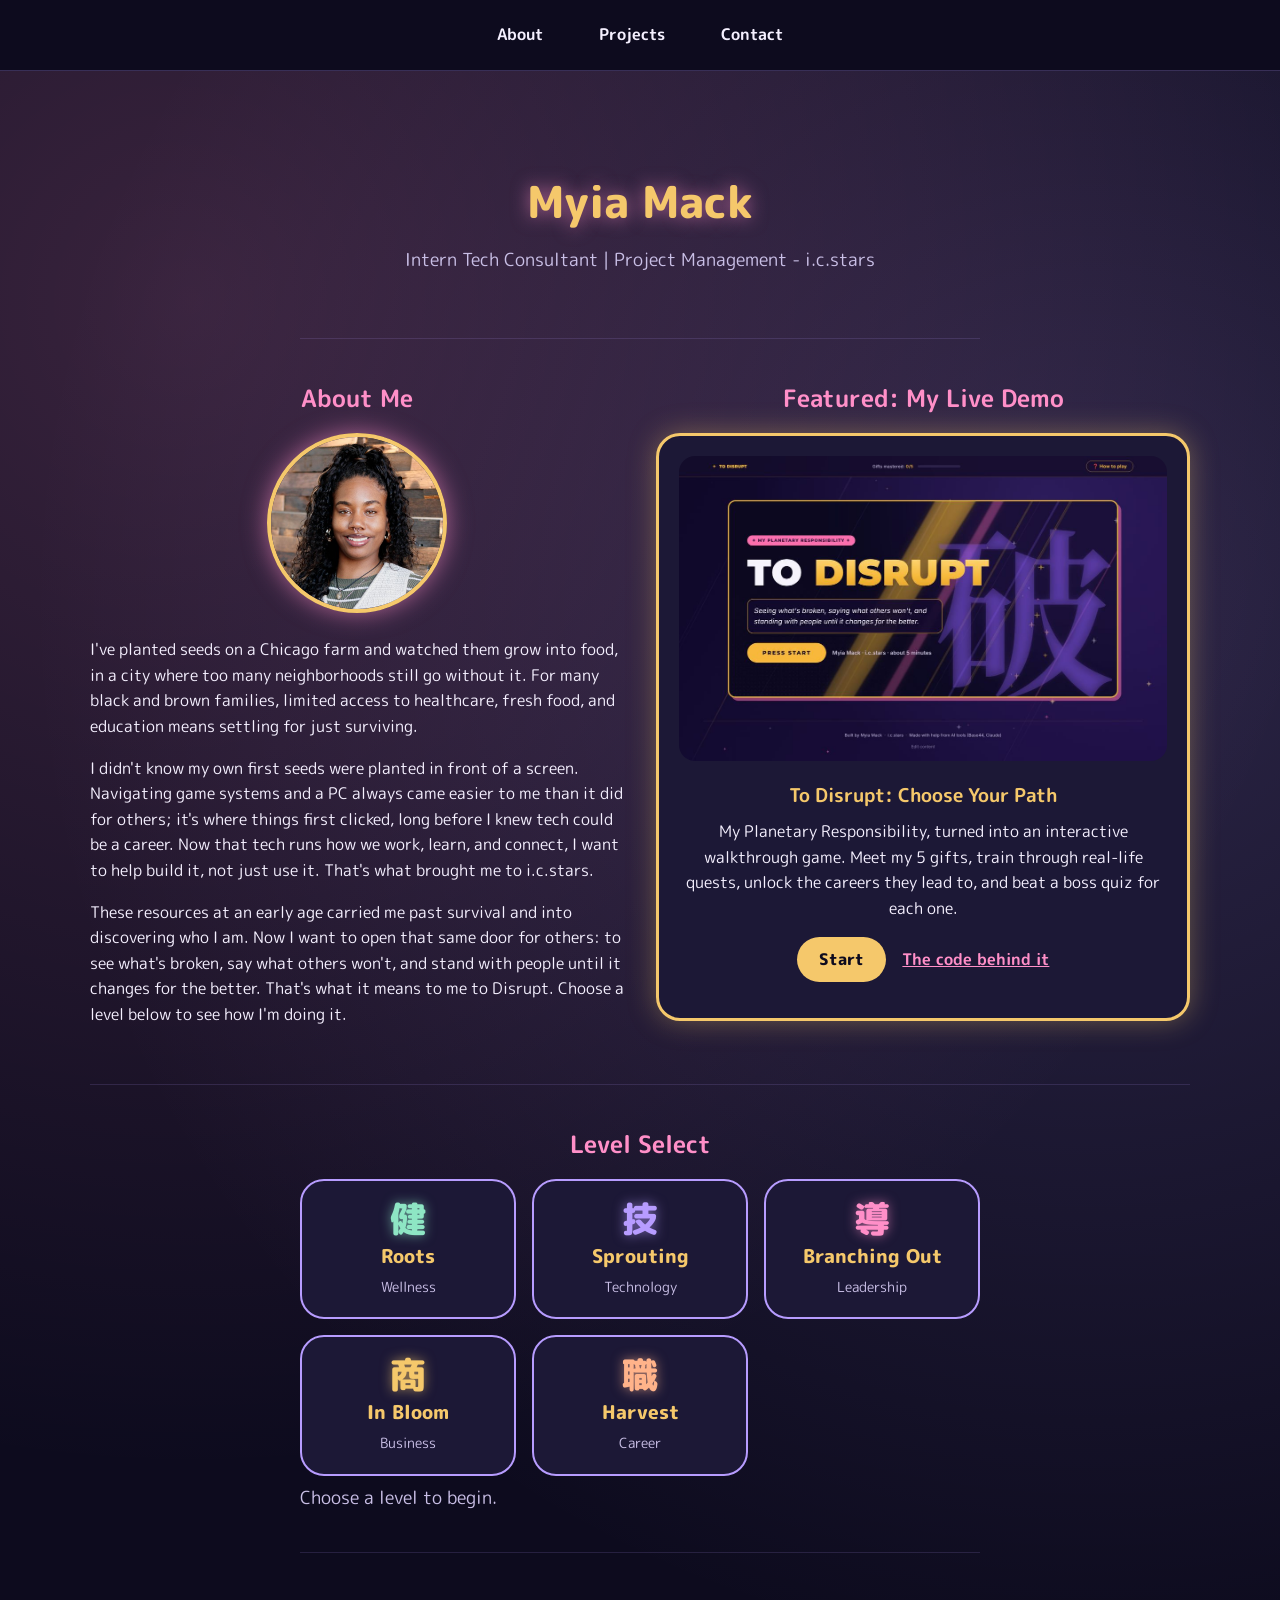
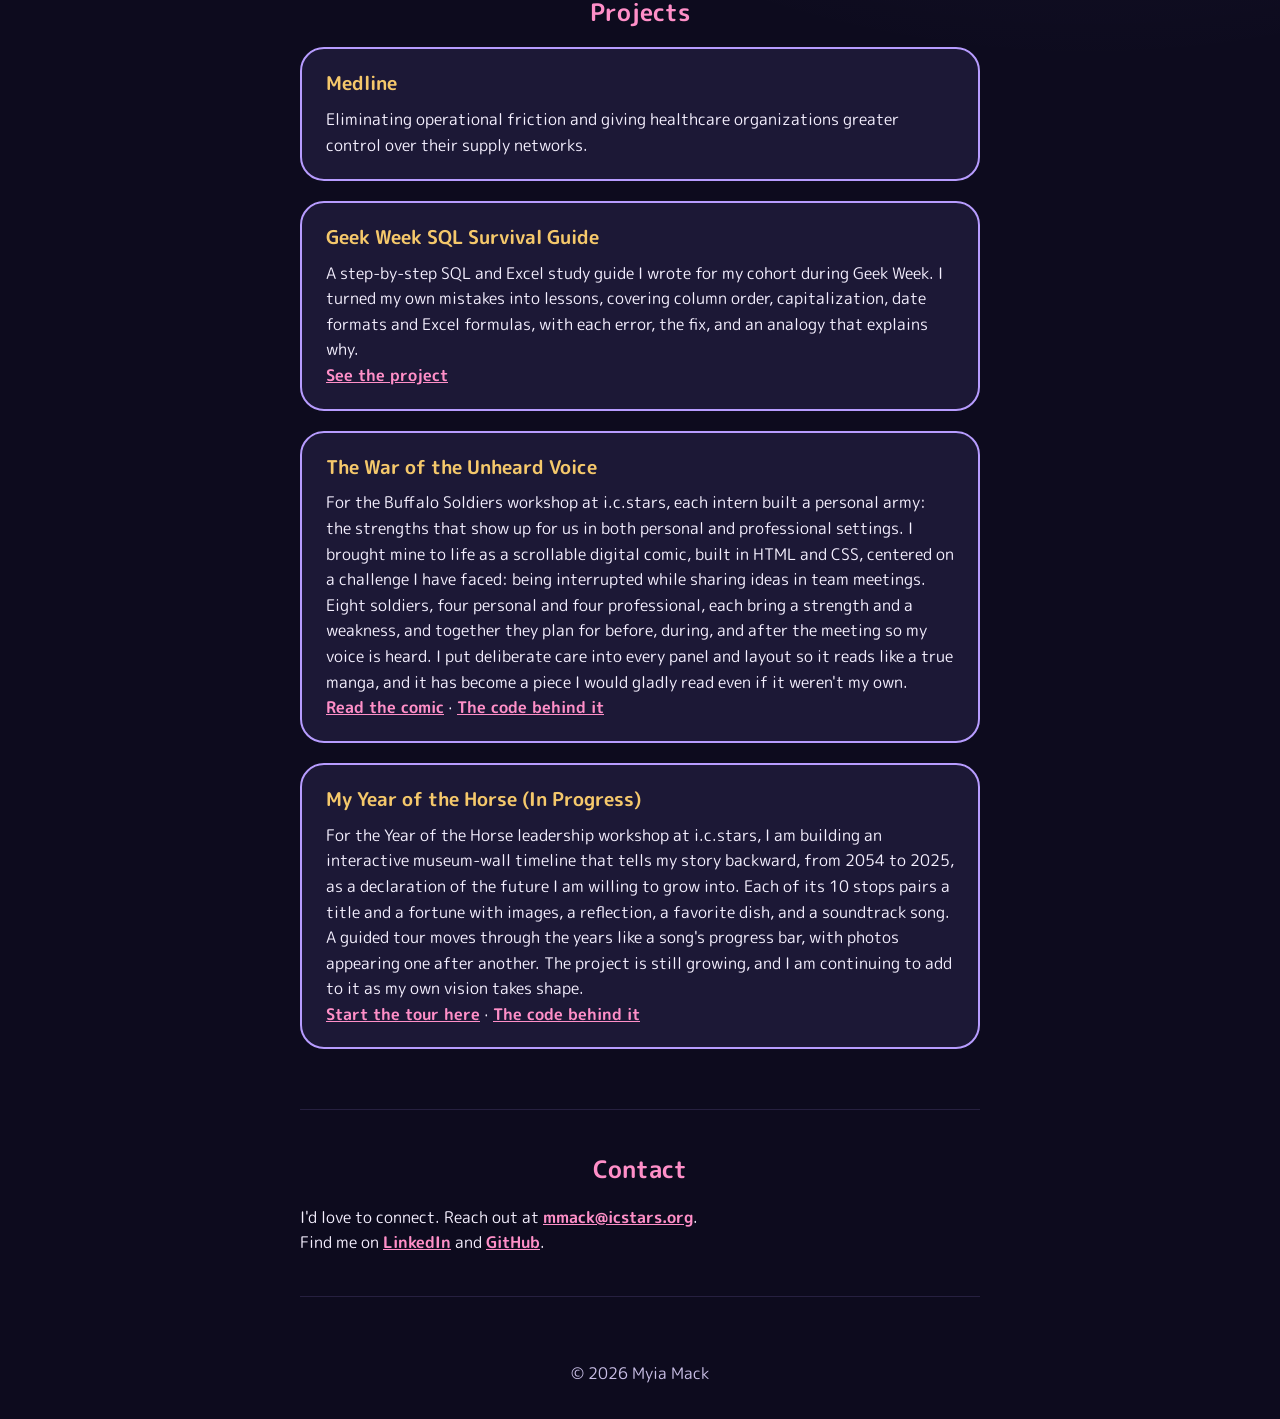
<file: index.html>
<!DOCTYPE html>
<html lang="en">
<head>
	<meta charset="UTF-8">
	<meta name="viewport" content="width=device-width, initial-scale=1.0">
	<title>Myia Mack | Portfolio</title>
	<link href="https://fonts.googleapis.com/css2?family=M+PLUS+Rounded+1c:wght@400;700;800&display=swap" rel="stylesheet">
	<link rel="stylesheet" href="style.css">
</head>
<body>
	<header>
		<nav aria-label="Main navigation">
			<a href="#about">About</a>
			<a href="#projects">Projects</a>
			<a href="#contact">Contact</a>
		</nav>
	</header>

	<main>
		<section id="hero">
			<h1>Myia Mack</h1>
			<p class="tagline">Intern Tech Consultant | Project Management - i.c.stars</p>
		</section>

		<section id="about" class="split">
			<div class="about-col">
				<h2>About Me</h2>
				<img src="images/profile-pic.jpg" alt="Photo of Myia Mack" class="profile-pic">
				<p>I've planted seeds on a Chicago farm and watched them grow into food, in a city where too many neighborhoods still go without it. For many black and brown families, limited access to healthcare, fresh food, and education means settling for just surviving.</p>
				<p>I didn't know my own first seeds were planted in front of a screen. Navigating game systems and a PC always came easier to me than it did for others; it's where things first clicked, long before I knew tech could be a career. Now that tech runs how we work, learn, and connect, I want to help build it, not just use it. That's what brought me to i.c.stars.</p>
				<p>These resources at an early age carried me past survival and into discovering who I am. Now I want to open that same door for others: to see what's broken, say what others won't, and stand with people until it changes for the better. That's what it means to me to Disrupt. Choose a level below to see how I'm doing it.</p>
			</div>

			<div class="featured-col" id="featured">
				<h2>Featured: My Live Demo</h2>
				<article class="featured-card">
					<a href="https://myiamack.github.io/to_disrupt_demo/" class="featured-img">
						<img src="images/to-disrupt-title.jpg" alt="Title screen of To Disrupt, with a Press Start button">
					</a>
					<div class="featured-text">
						<h3>To Disrupt: Choose Your Path</h3>
						<p>My Planetary Responsibility, turned into an interactive walkthrough game. Meet my 5 gifts, train through real-life quests, unlock the careers they lead to, and beat a boss quiz for each one.</p>
						<p class="featured-buttons">
							<a href="https://myiamack.github.io/to_disrupt_demo/" class="btn-play">Start</a>
							<a href="https://github.com/myiamack/to_disrupt_demo">The code behind it</a>
						</p>
					</div>
				</article>
			</div>
		</section>

		<section id="levels">
			<h2>Level Select</h2>
			<div class="level-grid">
				<a href="wellness.html" class="level-tile roots" data-info="Wellness: what keeps me grounded">
					<span class="tile-icon" aria-hidden="true">健</span>
					<span class="tile-title">Roots</span>
					<span class="tile-sub">Wellness</span>
				</a>
				<a href="technology.html" class="level-tile sprouting" data-info="Technology: from player to builder">
					<span class="tile-icon" aria-hidden="true">技</span>
					<span class="tile-title">Sprouting</span>
					<span class="tile-sub">Technology</span>
				</a>
				<a href="leadership.html" class="level-tile branching" data-info="Leadership: guiding others to grow">
					<span class="tile-icon" aria-hidden="true">導</span>
					<span class="tile-title">Branching Out</span>
					<span class="tile-sub">Leadership</span>
				</a>
				<a href="business.html" class="level-tile bloom" data-info="Business: turning problems into solutions">
					<span class="tile-icon" aria-hidden="true">商</span>
					<span class="tile-title">In Bloom</span>
					<span class="tile-sub">Business</span>
				</a>
				<a href="career.html" class="level-tile harvest" data-info="Career: where it all comes together">
					<span class="tile-icon" aria-hidden="true">職</span>
					<span class="tile-title">Harvest</span>
					<span class="tile-sub">Career</span>
				</a>
			</div>
			<p id="level-info" class="tagline">Choose a level to begin.</p>
		</section>

		<section id="projects">
			<h2>Projects</h2>
			<article class="project">
				<h3>Medline</h3>
				<p>Eliminating operational friction and giving healthcare organizations greater control over their supply networks.  </p>
			</article>
			<article class="project">
				<h3>Geek Week SQL Survival Guide</h3>
				<p>A step-by-step SQL and Excel study guide I wrote for my cohort during Geek Week. I turned my own mistakes into lessons, covering column order, capitalization, date formats and Excel formulas, with each error, the fix, and an analogy that explains why.</p>
				<p><a href="geek-week.html">See the project</a></p> 
			</article>
			<article class="project">
				<h3>The War of the Unheard Voice</h3>
				<p>For the Buffalo Soldiers workshop at i.c.stars, each intern built a personal army: the strengths that show up for us in both personal and professional settings. I brought mine to life as a scrollable digital comic, built in HTML and CSS, centered on a challenge I have faced: being interrupted while sharing ideas in team meetings. Eight soldiers, four personal and four professional, each bring a strength and a weakness, and together they plan for before, during, and after the meeting so my voice is heard. I put deliberate care into every panel and layout so it reads like a true manga, and it has become a piece I would gladly read even if it weren't my own.</p>
				<p><a href="https://myiamack.github.io/unheard-voice-comic/">Read the comic</a> &middot; <a href="https://github.com/myiamack/unheard-voice-comic">The code behind it</a></p>
			</article>
			<article class="project">
				<h3>My Year of the Horse (In Progress)</h3>
				<p>For the Year of the Horse leadership workshop at i.c.stars, I am building an interactive museum-wall timeline that tells my story backward, from 2054 to 2025, as a declaration of the future I am willing to grow into. Each of its 10 stops pairs a title and a fortune with images, a reflection, a favorite dish, and a soundtrack song. A guided tour moves through the years like a song's progress bar, with photos appearing one after another. The project is still growing, and I am continuing to add to it as my own vision takes shape.</p>
				<p><a href="https://myiamack.github.io/year_of_the_horse/">Start the tour here</a> &middot; <a href="https://github.com/myiamack/year_of_the_horse">The code behind it</a></p>
			</article>
		</section>

		<section id="contact">
			<h2>Contact</h2>
			<p>I'd love to connect. Reach out at <a href="mailto:mmack@icstars.org">mmack@icstars.org</a>.</p>
			<p>Find me on <a href="https://www.linkedin.com/in/myia-mack">LinkedIn</a> and <a href="https://github.com/myiamack">GitHub</a>.</p>
		</section>
	</main>

	<footer>
		<p>&copy; 2026 Myia Mack</p>
	</footer>
	<script src="script.js"></script>
</body>
</html>
</file>
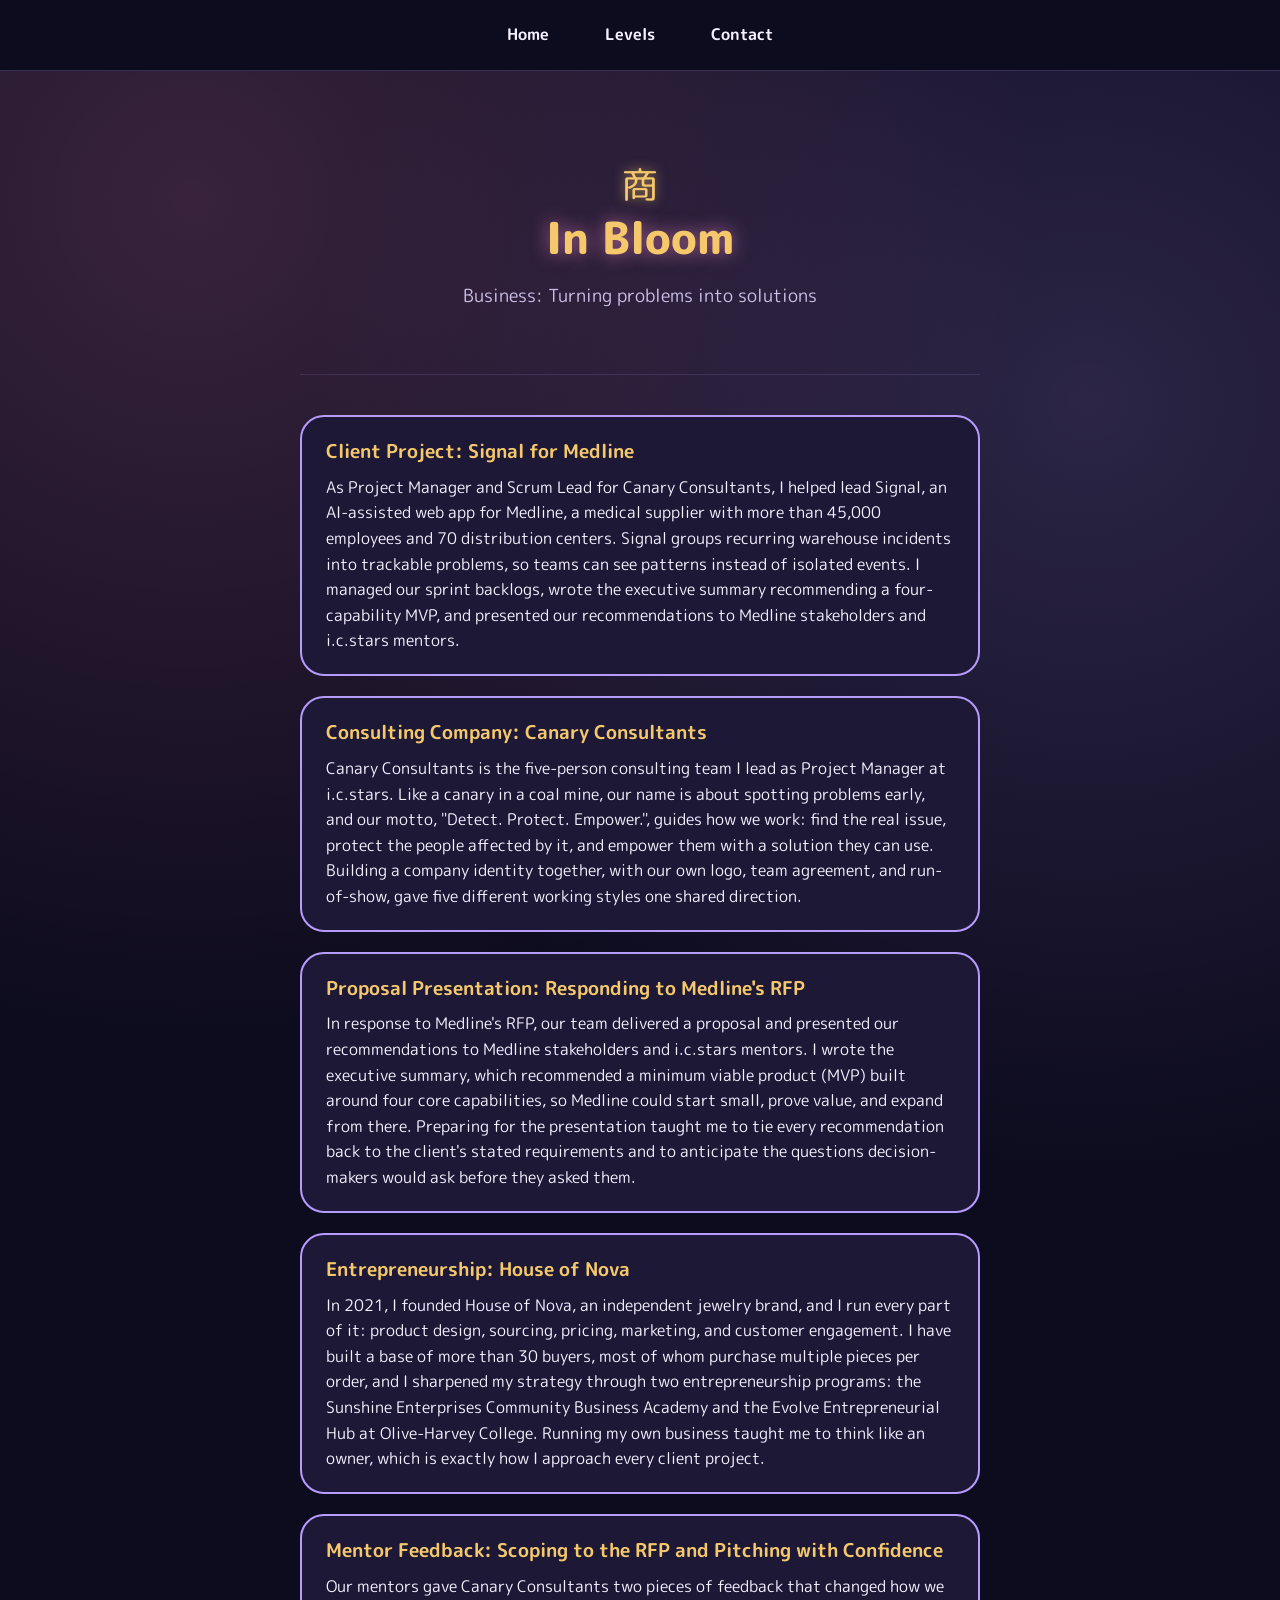
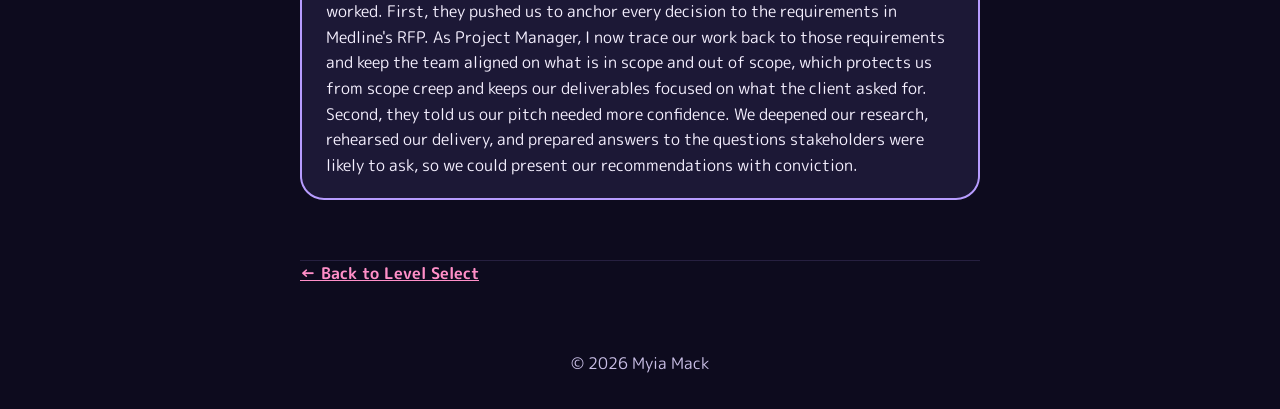
<file: business.html>
<!DOCTYPE html>
<html lang="en">
<head>
	<meta charset="UTF-8">
	<meta name="viewport" content="width=device-width, initial-scale=1.0">
	<title>In Bloom | Myia Mack</title>
	<link href="https://fonts.googleapis.com/css2?family=M+PLUS+Rounded+1c:wght@400;700;800&display=swap" rel="stylesheet">
	<link rel="stylesheet" href="style.css">
</head>
<body>
	<header>
		<nav aria-label="Main navigation">
			<a href="index.html">Home</a>
			<a href="index.html#levels">Levels</a>
			<a href="index.html#contact">Contact</a>
		</nav>
	</header>

	<main>
		<section id="hero">
			<p class="tile-icon bloom" aria-hidden="true">商</p>
			<h1>In Bloom</h1>
			<p class="tagline">Business: Turning problems into solutions</p>
		</section>

		<section>
			<article class="project">
				<h3>Client Project: Signal for Medline</h3>
				<p>As Project Manager and Scrum Lead for Canary Consultants, I helped lead Signal, an AI-assisted web app for Medline, a medical supplier with more than 45,000 employees and 70 distribution centers. Signal groups recurring warehouse incidents into trackable problems, so teams can see patterns instead of isolated events. I managed our sprint backlogs, wrote the executive summary recommending a four-capability MVP, and presented our recommendations to Medline stakeholders and i.c.stars mentors.</p>
			</article>

			<article class="project">
				<h3>Consulting Company: Canary Consultants</h3>
				<p>Canary Consultants is the five-person consulting team I lead as Project Manager at i.c.stars. Like a canary in a coal mine, our name is about spotting problems early, and our motto, "Detect. Protect. Empower.", guides how we work: find the real issue, protect the people affected by it, and empower them with a solution they can use. Building a company identity together, with our own logo, team agreement, and run-of-show, gave five different working styles one shared direction.</p>
			</article>

			<article class="project">
				<h3>Proposal Presentation: Responding to Medline's RFP</h3>
				<p>In response to Medline's RFP, our team delivered a proposal and presented our recommendations to Medline stakeholders and i.c.stars mentors. I wrote the executive summary, which recommended a minimum viable product (MVP) built around four core capabilities, so Medline could start small, prove value, and expand from there. Preparing for the presentation taught me to tie every recommendation back to the client's stated requirements and to anticipate the questions decision-makers would ask before they asked them.</p>
			</article>

			<article class="project">
				<h3>Entrepreneurship: House of Nova</h3>
				<p>In 2021, I founded House of Nova, an independent jewelry brand, and I run every part of it: product design, sourcing, pricing, marketing, and customer engagement. I have built a base of more than 30 buyers, most of whom purchase multiple pieces per order, and I sharpened my strategy through two entrepreneurship programs: the Sunshine Enterprises Community Business Academy and the Evolve Entrepreneurial Hub at Olive-Harvey College. Running my own business taught me to think like an owner, which is exactly how I approach every client project.</p>
			</article>

			<article class="project">
				<h3>Mentor Feedback: Scoping to the RFP and Pitching with Confidence</h3>
				<p>Our mentors gave Canary Consultants two pieces of feedback that changed how we worked. First, they pushed us to anchor every decision to the requirements in Medline's RFP. As Project Manager, I now trace our work back to those requirements and keep the team aligned on what is in scope and out of scope, which protects us from scope creep and keeps our deliverables focused on what the client asked for. Second, they told us our pitch needed more confidence. We deepened our research, rehearsed our delivery, and prepared answers to the questions stakeholders were likely to ask, so we could present our recommendations with conviction.</p>
			</article>
		</section>

		<p class="back-link"><a href="index.html#levels">← Back to Level Select</a></p>
	</main>

	<footer>
		<p>&copy; 2026 Myia Mack</p>
	</footer>
</body>
</html>
</file>
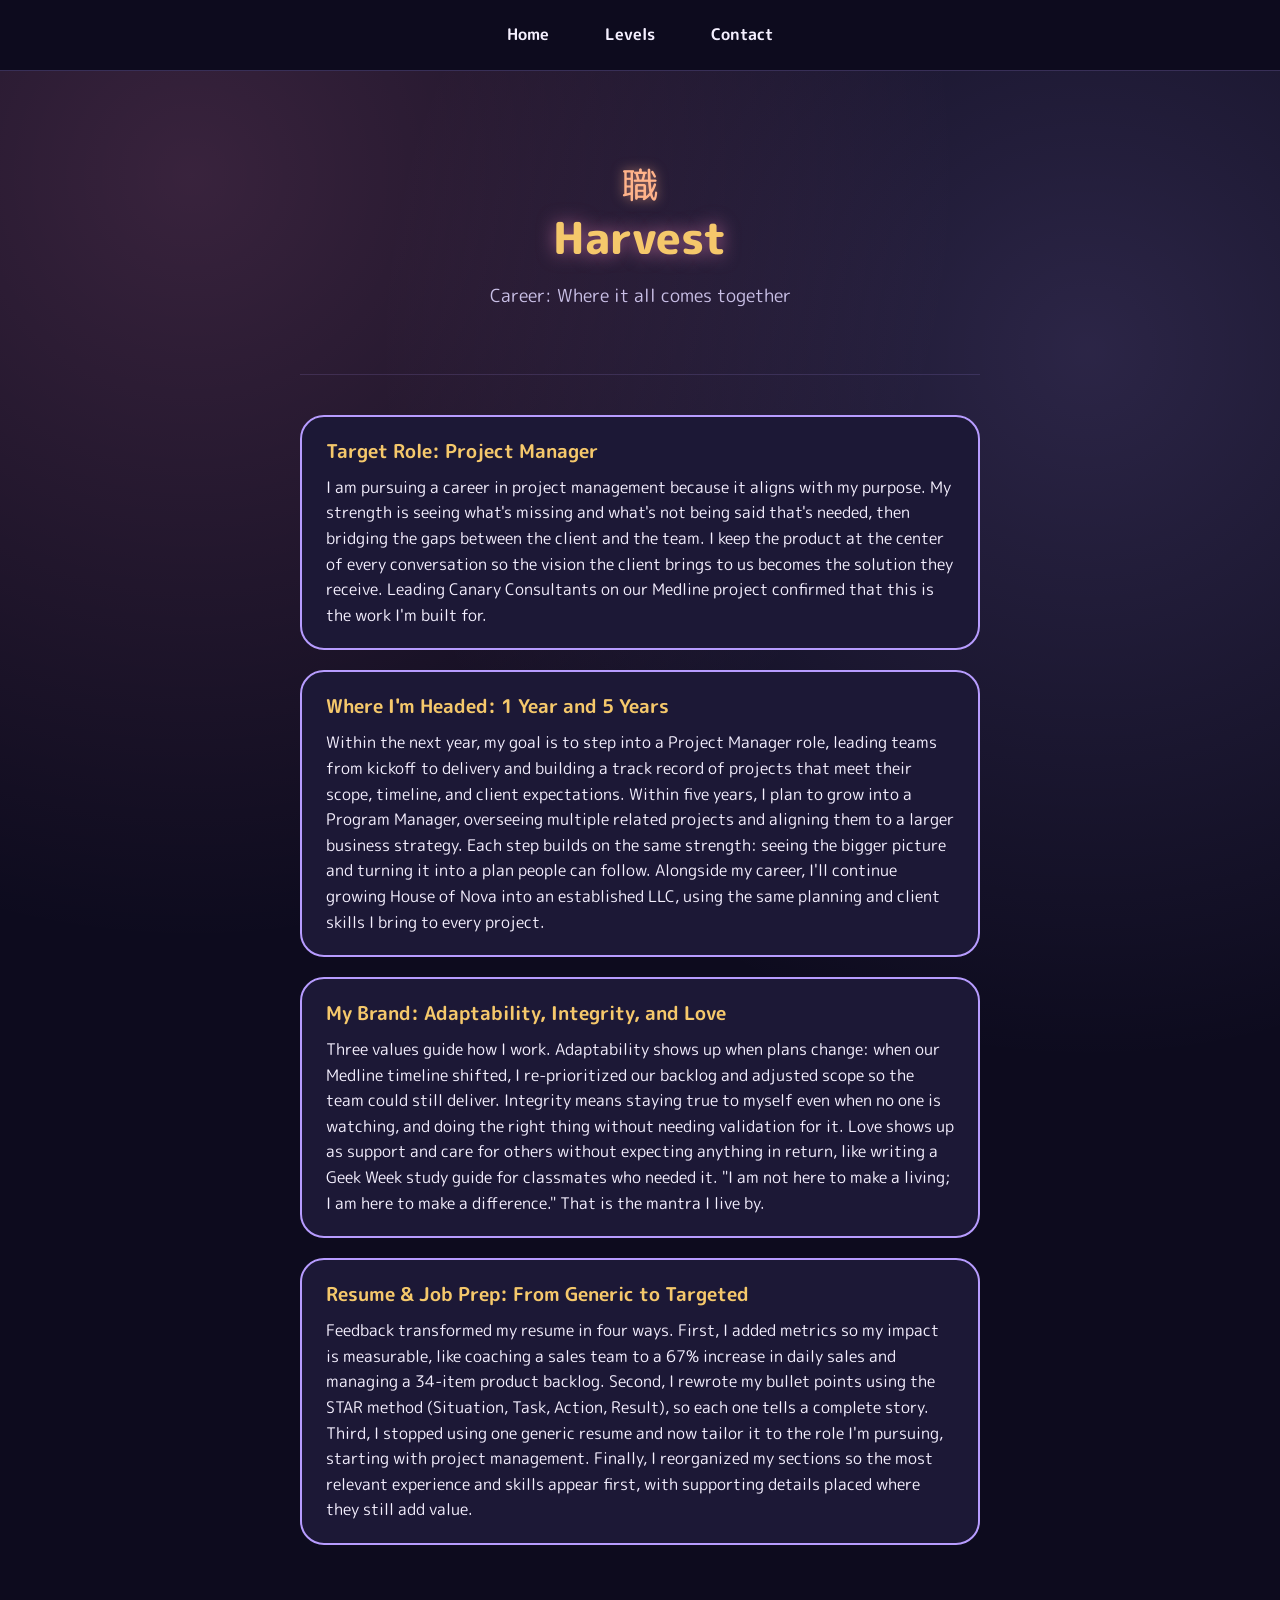
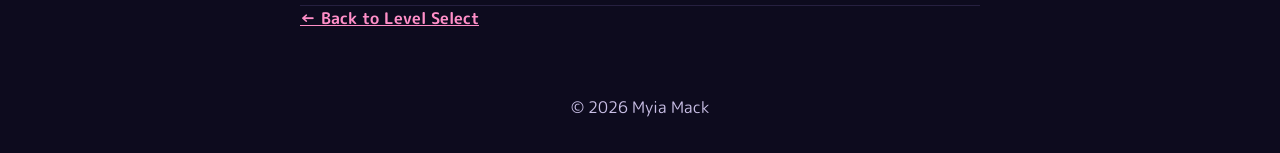
<file: career.html>
<!DOCTYPE html>
<html lang="en">
<head>
	<meta charset="UTF-8">
	<meta name="viewport" content="width=device-width, initial-scale=1.0">
	<title>Harvest | Myia Mack</title>
	<link href="https://fonts.googleapis.com/css2?family=M+PLUS+Rounded+1c:wght@400;700;800&display=swap" rel="stylesheet">
	<link rel="stylesheet" href="style.css">
</head>
<body>
	<header>
		<nav aria-label="Main navigation">
			<a href="index.html">Home</a>
			<a href="index.html#levels">Levels</a>
			<a href="index.html#contact">Contact</a>
		</nav>
	</header>

	<main>
		<section id="hero">
			<p class="tile-icon harvest" aria-hidden="true">職</p>
			<h1>Harvest</h1>
			<p class="tagline">Career: Where it all comes together</p>
		</section>

		<section>
			<article class="project">
				<h3>Target Role: Project Manager</h3>
				<p>I am pursuing a career in project management because it aligns with my purpose. My strength is seeing what's missing and what's not being said that's needed, then bridging the gaps between the client and the team. I keep the product at the center of every conversation so the vision the client brings to us becomes the solution they receive. Leading Canary Consultants on our Medline project confirmed that this is the work I'm built for.</p>
			</article>

			<article class="project">
				<h3>Where I'm Headed: 1 Year and 5 Years</h3>
				<p>Within the next year, my goal is to step into a Project Manager role, leading teams from kickoff to delivery and building a track record of projects that meet their scope, timeline, and client expectations. Within five years, I plan to grow into a Program Manager, overseeing multiple related projects and aligning them to a larger business strategy. Each step builds on the same strength: seeing the bigger picture and turning it into a plan people can follow. Alongside my career, I'll continue growing House of Nova into an established LLC, using the same planning and client skills I bring to every project.</p>
			</article>

			<article class="project">
				<h3>My Brand: Adaptability, Integrity, and Love</h3>
				<p>Three values guide how I work. Adaptability shows up when plans change: when our Medline timeline shifted, I re-prioritized our backlog and adjusted scope so the team could still deliver. Integrity means staying true to myself even when no one is watching, and doing the right thing without needing validation for it. Love shows up as support and care for others without expecting anything in return, like writing a Geek Week study guide for classmates who needed it. "I am not here to make a living; I am here to make a difference." That is the mantra I live by.</p>
			</article>

			<article class="project">
				<h3>Resume &amp; Job Prep: From Generic to Targeted</h3>
				<p>Feedback transformed my resume in four ways. First, I added metrics so my impact is measurable, like coaching a sales team to a 67% increase in daily sales and managing a 34-item product backlog. Second, I rewrote my bullet points using the STAR method (Situation, Task, Action, Result), so each one tells a complete story. Third, I stopped using one generic resume and now tailor it to the role I'm pursuing, starting with project management. Finally, I reorganized my sections so the most relevant experience and skills appear first, with supporting details placed where they still add value.</p>
			</article>
		</section>

		<p class="back-link"><a href="index.html#levels">← Back to Level Select</a></p>
	</main>

	<footer>
		<p>&copy; 2026 Myia Mack</p>
	</footer>
</body>
</html>
</file>
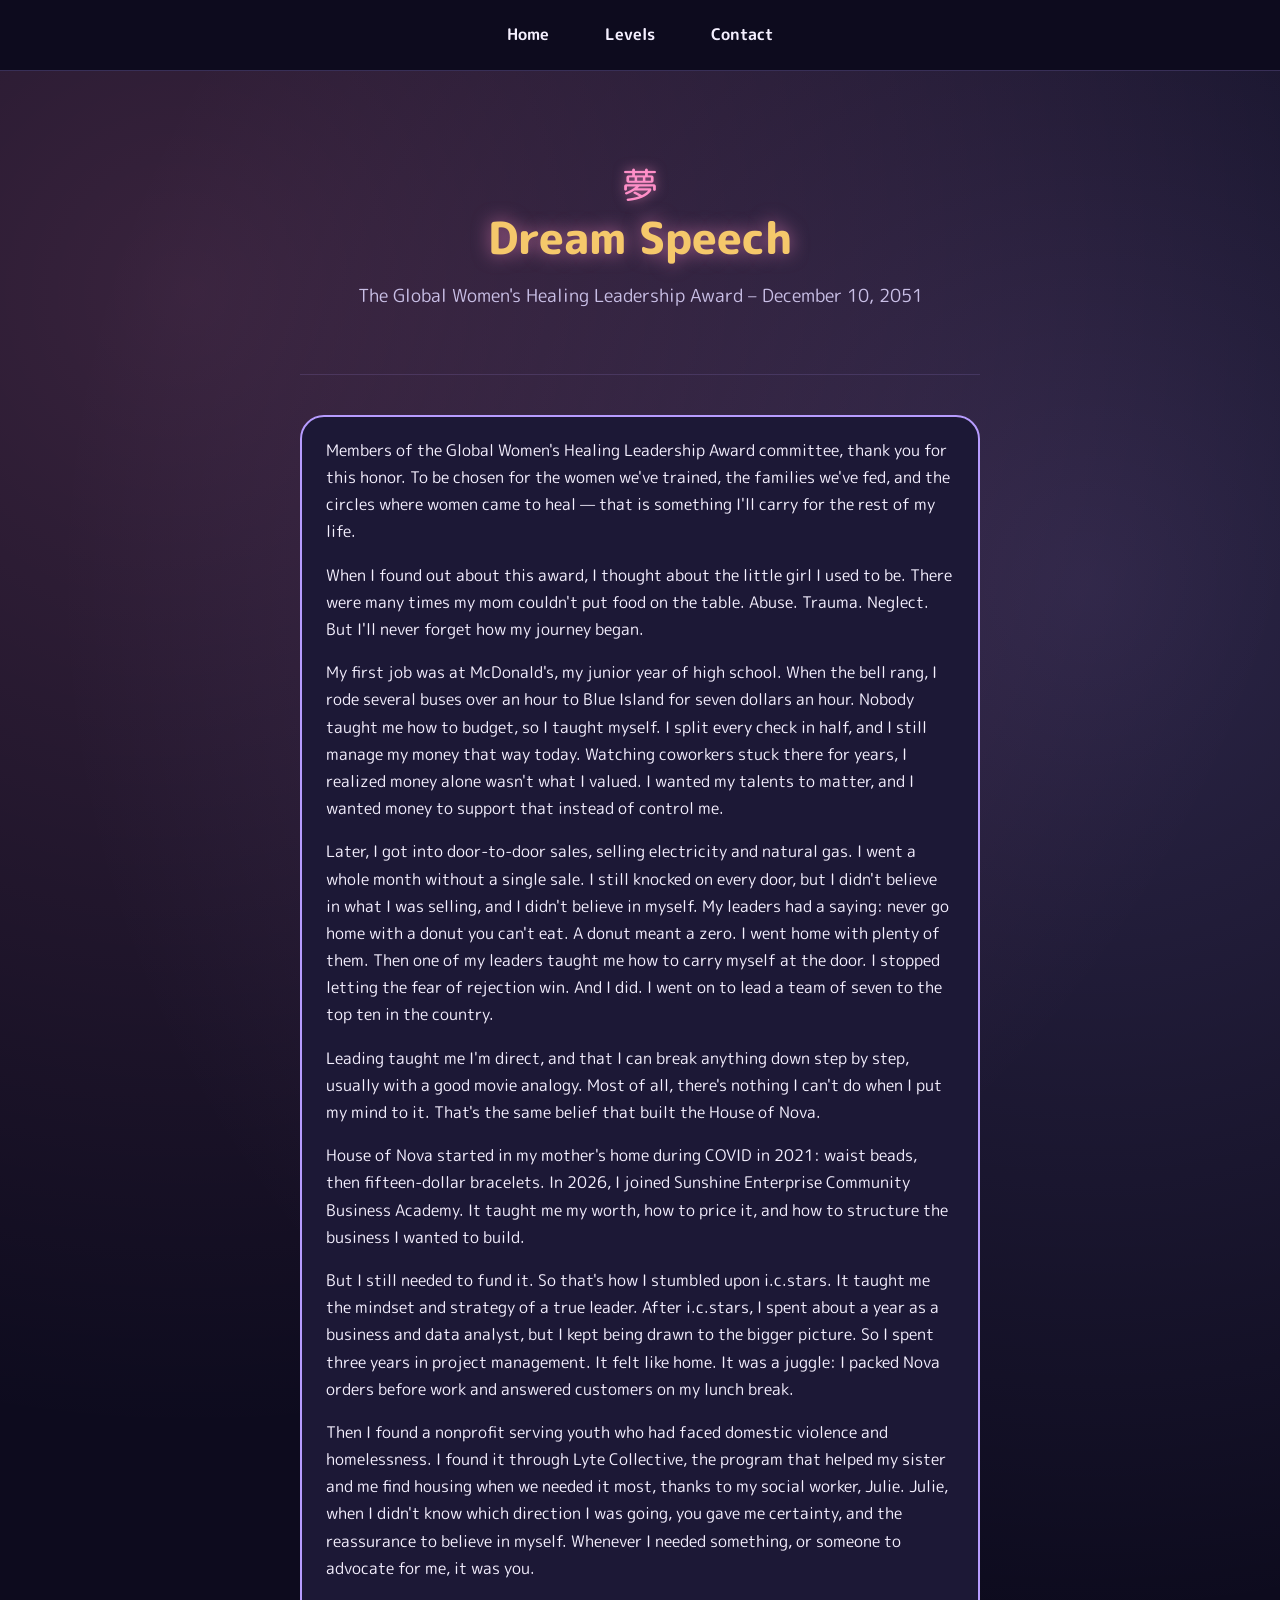
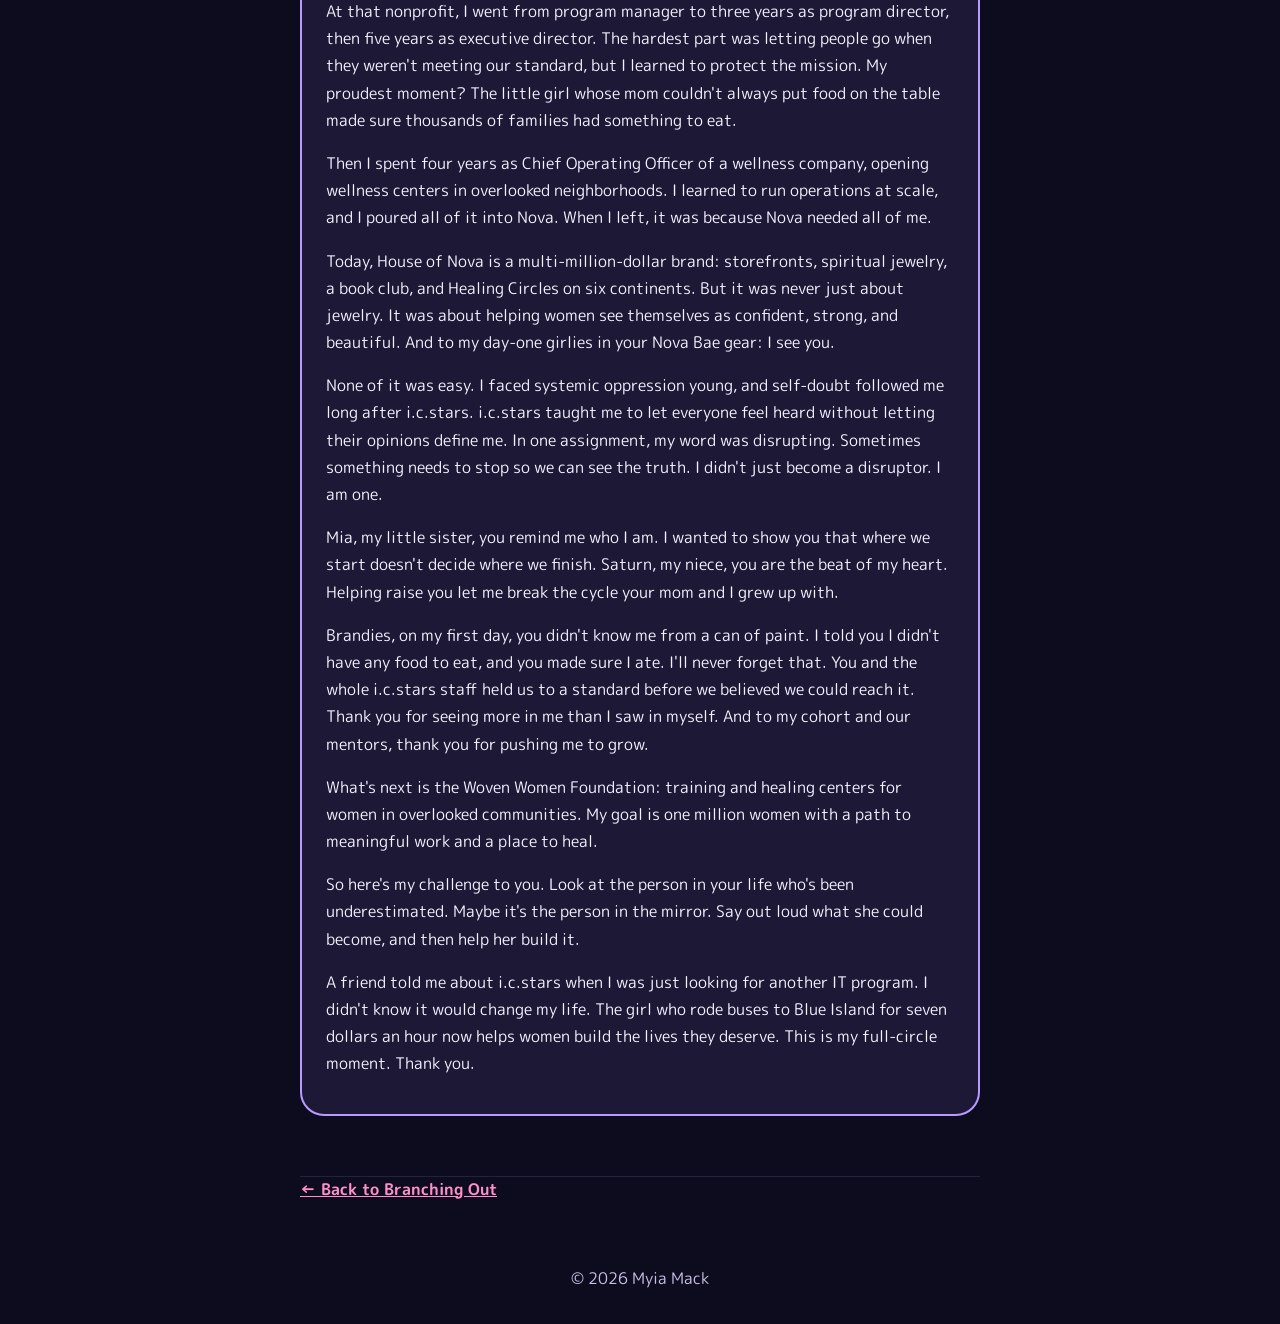
<file: dream-speech.html>
<!DOCTYPE html>
<html lang="en">
<head>
	<meta charset="UTF-8">
	<meta name="viewport" content="width=device-width, initial-scale=1.0">
	<title>Dream Speech | Myia Mack</title>
	<link href="https://fonts.googleapis.com/css2?family=M+PLUS+Rounded+1c:wght@400;700;800&display=swap" rel="stylesheet">
	<link rel="stylesheet" href="style.css">
</head>
<body>
	<header>
		<nav aria-label="Main navigation">
			<a href="index.html">Home</a>
			<a href="index.html#levels">Levels</a>
			<a href="index.html#contact">Contact</a>
		</nav>
	</header>

	<main>
		<section id="hero">
			<p class="tile-icon branching" aria-hidden="true">夢</p>
			<h1>Dream Speech</h1>
			<p class="tagline">The Global Women's Healing Leadership Award – December 10, 2051</p>
		</section>

		<section>
			<article class="project speech">
				<p>Members of the Global Women's Healing Leadership Award committee, thank you for this honor. To be chosen for the women we've trained, the families we've fed, and the circles where women came to heal — that is something I'll carry for the rest of my life.</p>
				<p>When I found out about this award, I thought about the little girl I used to be. There were many times my mom couldn't put food on the table. Abuse. Trauma. Neglect. But I'll never forget how my journey began.</p>
				<p>My first job was at McDonald's, my junior year of high school. When the bell rang, I rode several buses over an hour to Blue Island for seven dollars an hour. Nobody taught me how to budget, so I taught myself. I split every check in half, and I still manage my money that way today. Watching coworkers stuck there for years, I realized money alone wasn't what I valued. I wanted my talents to matter, and I wanted money to support that instead of control me.</p>
				<p>Later, I got into door-to-door sales, selling electricity and natural gas. I went a whole month without a single sale. I still knocked on every door, but I didn't believe in what I was selling, and I didn't believe in myself. My leaders had a saying: never go home with a donut you can't eat. A donut meant a zero. I went home with plenty of them. Then one of my leaders taught me how to carry myself at the door. I stopped letting the fear of rejection win. And I did. I went on to lead a team of seven to the top ten in the country.</p>
				<p>Leading taught me I'm direct, and that I can break anything down step by step, usually with a good movie analogy. Most of all, there's nothing I can't do when I put my mind to it. That's the same belief that built the House of Nova.</p>
				<p>House of Nova started in my mother's home during COVID in 2021: waist beads, then fifteen-dollar bracelets. In 2026, I joined Sunshine Enterprise Community Business Academy. It taught me my worth, how to price it, and how to structure the business I wanted to build.</p>
				<p>But I still needed to fund it. So that's how I stumbled upon i.c.stars. It taught me the mindset and strategy of a true leader. After i.c.stars, I spent about a year as a business and data analyst, but I kept being drawn to the bigger picture. So I spent three years in project management. It felt like home. It was a juggle: I packed Nova orders before work and answered customers on my lunch break.</p>
				<p>Then I found a nonprofit serving youth who had faced domestic violence and homelessness. I found it through Lyte Collective, the program that helped my sister and me find housing when we needed it most, thanks to my social worker, Julie. Julie, when I didn't know which direction I was going, you gave me certainty, and the reassurance to believe in myself. Whenever I needed something, or someone to advocate for me, it was you.</p>
				<p>At that nonprofit, I went from program manager to three years as program director, then five years as executive director. The hardest part was letting people go when they weren't meeting our standard, but I learned to protect the mission. My proudest moment? The little girl whose mom couldn't always put food on the table made sure thousands of families had something to eat.</p>
				<p>Then I spent four years as Chief Operating Officer of a wellness company, opening wellness centers in overlooked neighborhoods. I learned to run operations at scale, and I poured all of it into Nova. When I left, it was because Nova needed all of me.</p>
				<p>Today, House of Nova is a multi-million-dollar brand: storefronts, spiritual jewelry, a book club, and Healing Circles on six continents. But it was never just about jewelry. It was about helping women see themselves as confident, strong, and beautiful. And to my day-one girlies in your Nova Bae gear: I see you.</p>
				<p>None of it was easy. I faced systemic oppression young, and self-doubt followed me long after i.c.stars. i.c.stars taught me to let everyone feel heard without letting their opinions define me. In one assignment, my word was disrupting. Sometimes something needs to stop so we can see the truth. I didn't just become a disruptor. I am one.</p>
				<p>Mia, my little sister, you remind me who I am. I wanted to show you that where we start doesn't decide where we finish. Saturn, my niece, you are the beat of my heart. Helping raise you let me break the cycle your mom and I grew up with.</p>
				<p>Brandies, on my first day, you didn't know me from a can of paint. I told you I didn't have any food to eat, and you made sure I ate. I'll never forget that. You and the whole i.c.stars staff held us to a standard before we believed we could reach it. Thank you for seeing more in me than I saw in myself. And to my cohort and our mentors, thank you for pushing me to grow.</p>
				<p>What's next is the Woven Women Foundation: training and healing centers for women in overlooked communities. My goal is one million women with a path to meaningful work and a place to heal.</p>
				<p>So here's my challenge to you. Look at the person in your life who's been underestimated. Maybe it's the person in the mirror. Say out loud what she could become, and then help her build it.</p>
				<p>A friend told me about i.c.stars when I was just looking for another IT program. I didn't know it would change my life. The girl who rode buses to Blue Island for seven dollars an hour now helps women build the lives they deserve. This is my full-circle moment. Thank you.</p>
			</article>
		</section>

		<p class="back-link"><a href="leadership.html">← Back to Branching Out</a></p>
	</main>

	<footer>
		<p>&copy; 2026 Myia Mack</p>
	</footer>
</body>
</html>
</file>
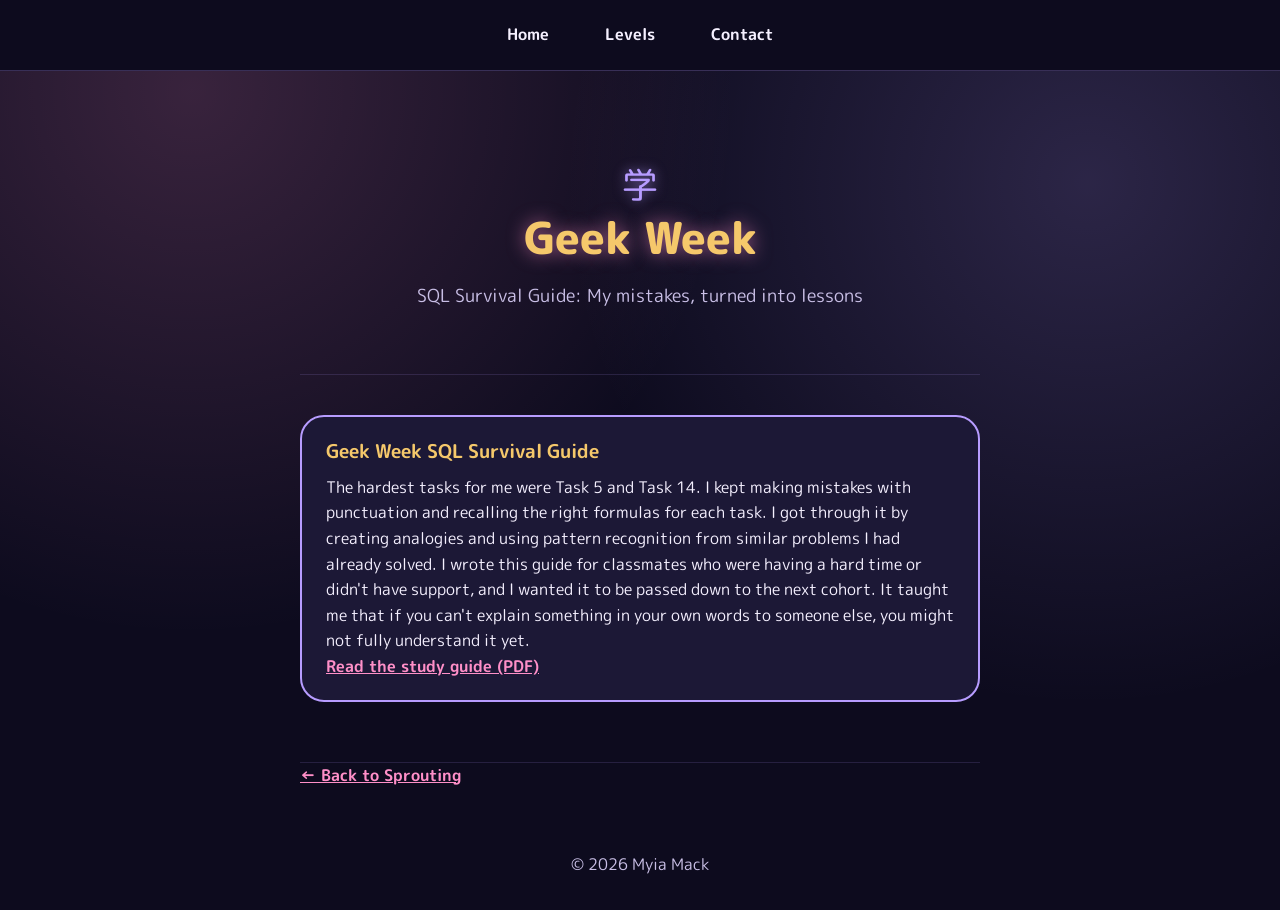
<file: geek-week.html>
<!DOCTYPE html>
<html lang="en">
<head>
	<meta charset="UTF-8">
	<meta name="viewport" content="width=device-width, initial-scale=1.0">
	<title>Geek Week | Myia Mack</title>
	<link href="https://fonts.googleapis.com/css2?family=M+PLUS+Rounded+1c:wght@400;700;800&display=swap" rel="stylesheet">
	<link rel="stylesheet" href="style.css">
</head>
<body>
	<header>
		<nav aria-label="Main navigation">
			<a href="index.html">Home</a>
			<a href="index.html#levels">Levels</a>
			<a href="index.html#contact">Contact</a>
		</nav>
	</header>

	<main>
		<section id="hero">
			<p class="tile-icon sprouting" aria-hidden="true">学</p>
			<h1>Geek Week</h1>
			<p class="tagline">SQL Survival Guide: My mistakes, turned into lessons</p>
		</section>

		<section>
			<article class="project">
				<h3>Geek Week SQL Survival Guide</h3>
				<p>The hardest tasks for me were Task 5 and Task 14. I kept making mistakes with punctuation and recalling the right formulas for each task. I got through it by creating analogies and using pattern recognition from similar problems I had already solved. I wrote this guide for classmates who were having a hard time or didn't have support, and I wanted it to be passed down to the next cohort. It taught me that if you can't explain something in your own words to someone else, you might not fully understand it yet.</p>
                <p><a href="geek-week/geek-week-study-guide.pdf">Read the study guide (PDF)</a></p>
			</article>
		</section>

		<p class="back-link"><a href="technology.html">← Back to Sprouting</a></p>
	</main>

	<footer>
		<p>&copy; 2026 Myia Mack</p>
	</footer>
</body>
</html>
</file>
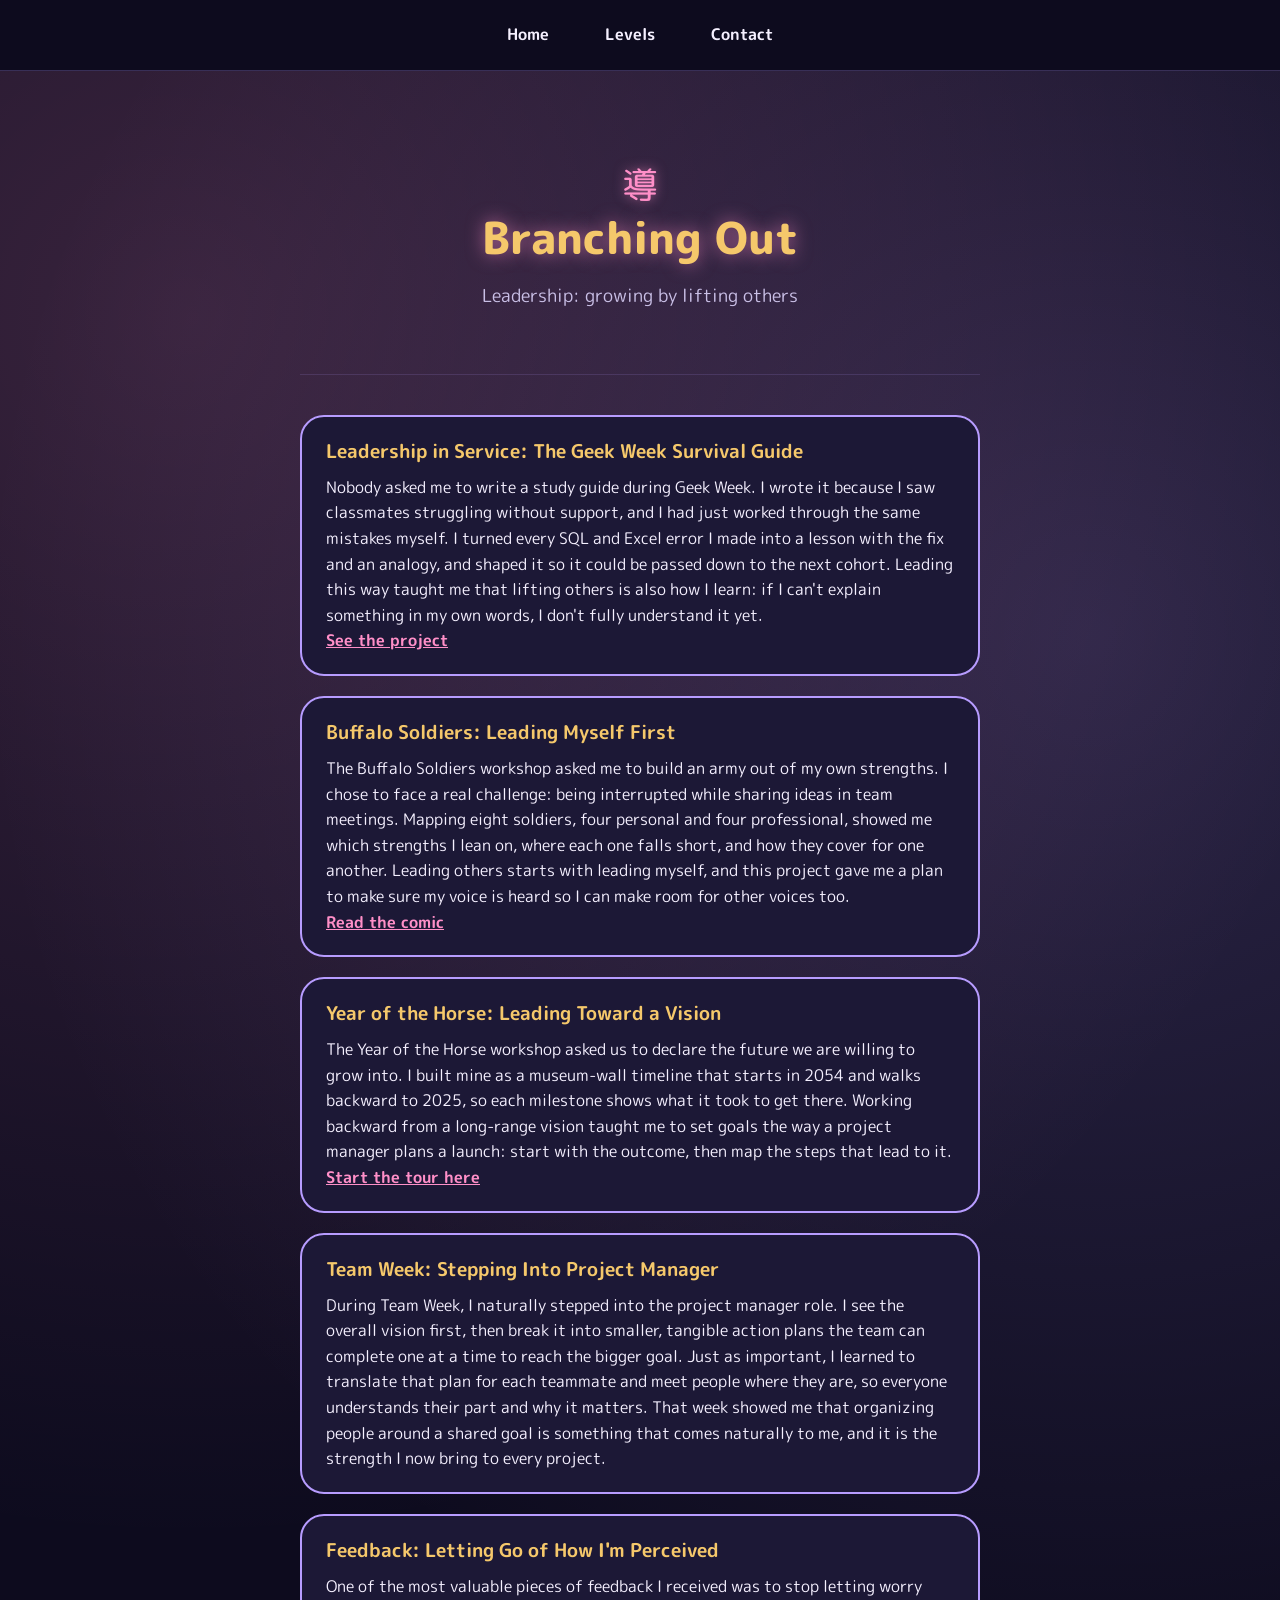
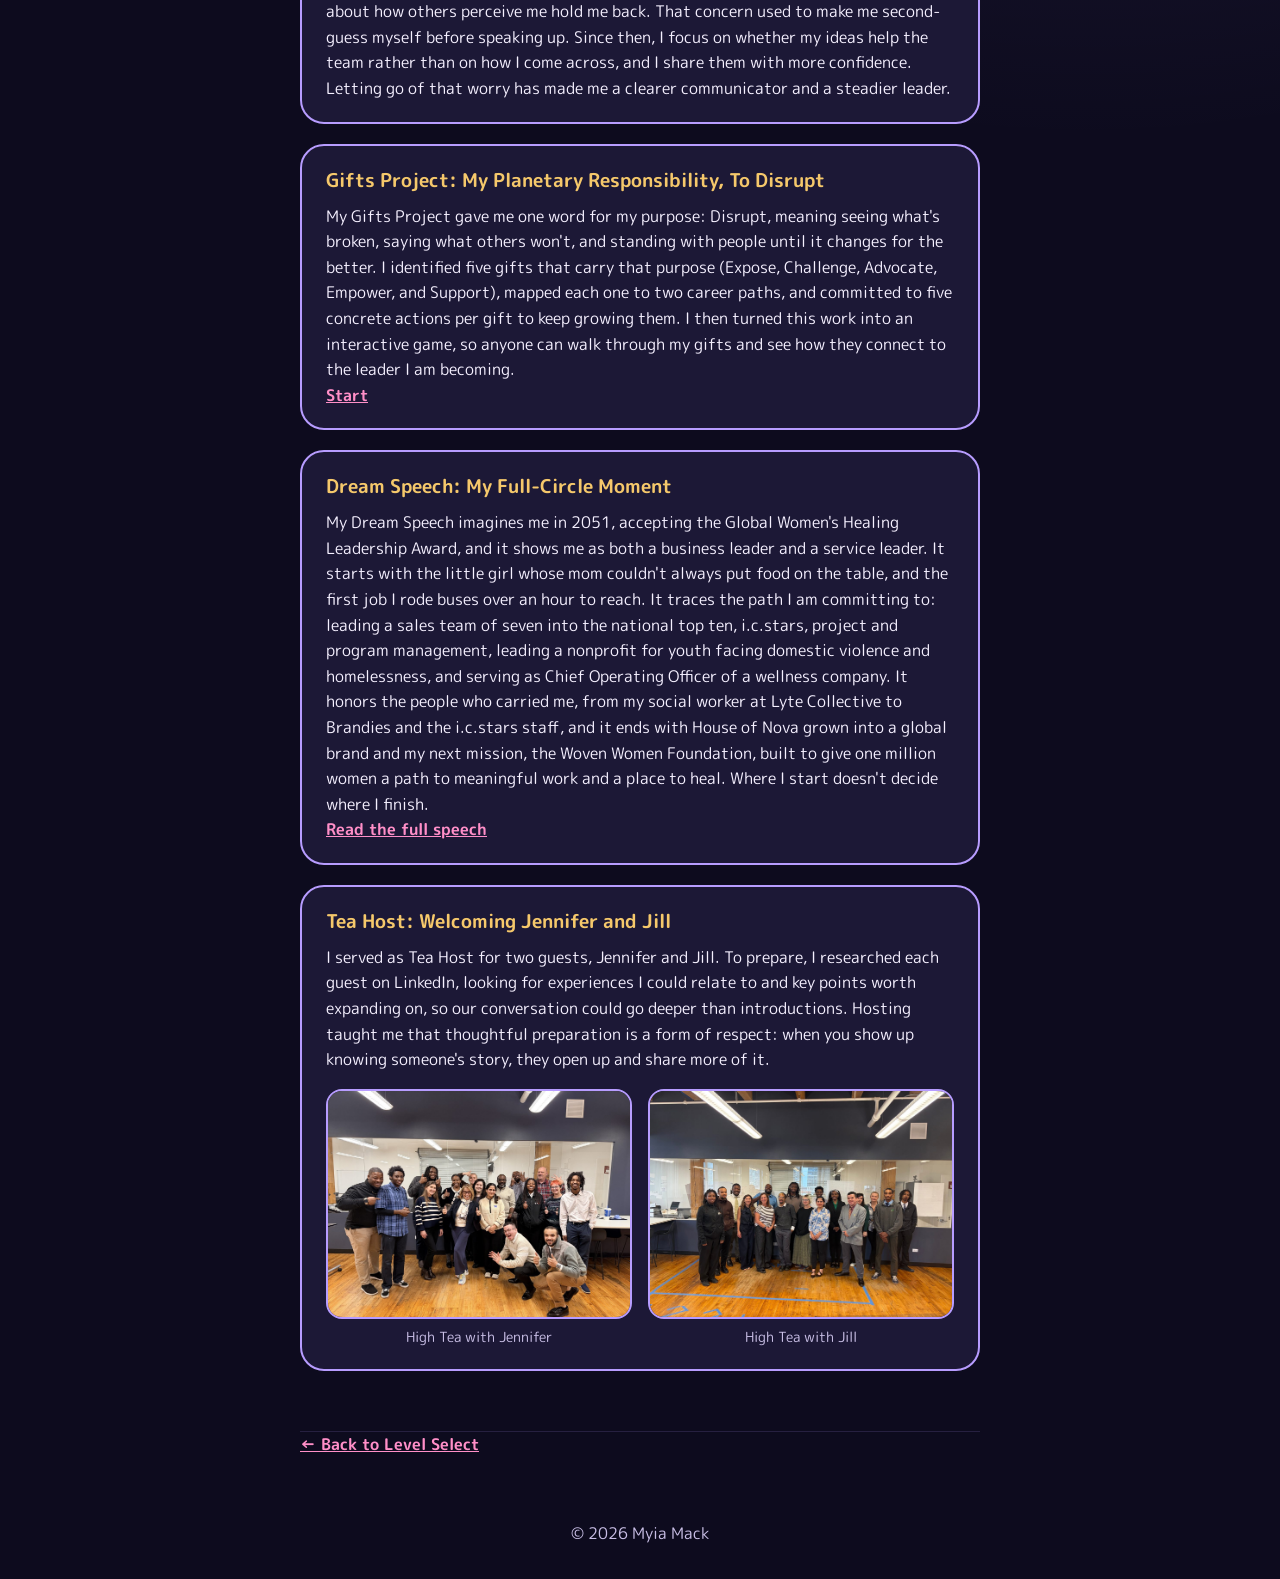
<file: leadership.html>
<!DOCTYPE html>
<html lang="en">
<head>
	<meta charset="UTF-8">
	<meta name="viewport" content="width=device-width, initial-scale=1.0">
	<title>Branching Out | Myia Mack</title>
	<link href="https://fonts.googleapis.com/css2?family=M+PLUS+Rounded+1c:wght@400;700;800&display=swap" rel="stylesheet">
	<link rel="stylesheet" href="style.css">
</head>
<body>
	<header>
		<nav aria-label="Main navigation">
			<a href="index.html">Home</a>
			<a href="index.html#levels">Levels</a>
			<a href="index.html#contact">Contact</a>
		</nav>
	</header>

	<main>
		<section id="hero">
			<p class="tile-icon branching" aria-hidden="true">導</p>
			<h1>Branching Out</h1>
			<p class="tagline">Leadership: growing by lifting others</p>
		</section>

		<section>
			<article class="project">
				<h3>Leadership in Service: The Geek Week Survival Guide</h3>
				<p>Nobody asked me to write a study guide during Geek Week. I wrote it because I saw classmates struggling without support, and I had just worked through the same mistakes myself. I turned every SQL and Excel error I made into a lesson with the fix and an analogy, and shaped it so it could be passed down to the next cohort. Leading this way taught me that lifting others is also how I learn: if I can't explain something in my own words, I don't fully understand it yet.</p>
				<p><a href="geek-week.html">See the project</a></p>
			</article>

			<article class="project">
				<h3>Buffalo Soldiers: Leading Myself First</h3>
				<p>The Buffalo Soldiers workshop asked me to build an army out of my own strengths. I chose to face a real challenge: being interrupted while sharing ideas in team meetings. Mapping eight soldiers, four personal and four professional, showed me which strengths I lean on, where each one falls short, and how they cover for one another. Leading others starts with leading myself, and this project gave me a plan to make sure my voice is heard so I can make room for other voices too.</p>
				<p><a href="https://myiamack.github.io/unheard-voice-comic/">Read the comic</a></p>
			</article>

			<article class="project">
				<h3>Year of the Horse: Leading Toward a Vision</h3>
				<p>The Year of the Horse workshop asked us to declare the future we are willing to grow into. I built mine as a museum-wall timeline that starts in 2054 and walks backward to 2025, so each milestone shows what it took to get there. Working backward from a long-range vision taught me to set goals the way a project manager plans a launch: start with the outcome, then map the steps that lead to it.</p>
				<p><a href="https://myiamack.github.io/year_of_the_horse/">Start the tour here</a></p>
			</article>

			<article class="project">
				<h3>Team Week: Stepping Into Project Manager</h3>
				<p>During Team Week, I naturally stepped into the project manager role. I see the overall vision first, then break it into smaller, tangible action plans the team can complete one at a time to reach the bigger goal. Just as important, I learned to translate that plan for each teammate and meet people where they are, so everyone understands their part and why it matters. That week showed me that organizing people around a shared goal is something that comes naturally to me, and it is the strength I now bring to every project.</p>
			</article>

			<article class="project">
				<h3>Feedback: Letting Go of How I'm Perceived</h3>
				<p>One of the most valuable pieces of feedback I received was to stop letting worry about how others perceive me hold me back. That concern used to make me second-guess myself before speaking up. Since then, I focus on whether my ideas help the team rather than on how I come across, and I share them with more confidence. Letting go of that worry has made me a clearer communicator and a steadier leader.</p>
			</article>

			<article class="project">
				<h3>Gifts Project: My Planetary Responsibility, To Disrupt</h3>
				<p>My Gifts Project gave me one word for my purpose: Disrupt, meaning seeing what's broken, saying what others won't, and standing with people until it changes for the better. I identified five gifts that carry that purpose (Expose, Challenge, Advocate, Empower, and Support), mapped each one to two career paths, and committed to five concrete actions per gift to keep growing them. I then turned this work into an interactive game, so anyone can walk through my gifts and see how they connect to the leader I am becoming.</p>
				<p><a href="https://myiamack.github.io/to_disrupt_demo/">Start</a></p>
			</article>

			<article class="project">
				<h3>Dream Speech: My Full-Circle Moment</h3>
				<p>My Dream Speech imagines me in 2051, accepting the Global Women's Healing Leadership Award, and it shows me as both a business leader and a service leader. It starts with the little girl whose mom couldn't always put food on the table, and the first job I rode buses over an hour to reach. It traces the path I am committing to: leading a sales team of seven into the national top ten, i.c.stars, project and program management, leading a nonprofit for youth facing domestic violence and homelessness, and serving as Chief Operating Officer of a wellness company. It honors the people who carried me, from my social worker at Lyte Collective to Brandies and the i.c.stars staff, and it ends with House of Nova grown into a global brand and my next mission, the Woven Women Foundation, built to give one million women a path to meaningful work and a place to heal. Where I start doesn't decide where I finish.</p>
				<p><a href="dream-speech.html">Read the full speech</a></p>
			</article>

			<article class="project">
				<h3>Tea Host: Welcoming Jennifer and Jill</h3>
				<p>I served as Tea Host for two guests, Jennifer and Jill. To prepare, I researched each guest on LinkedIn, looking for experiences I could relate to and key points worth expanding on, so our conversation could go deeper than introductions. Hosting taught me that thoughtful preparation is a form of respect: when you show up knowing someone's story, they open up and share more of it.</p>
				<div class="card-photos">
					<figure>
						<img src="images/tea/tea-jennifer.jpg" alt="Myia and the i.c.stars cohort with tea guest Jennifer">
						<figcaption>High Tea with Jennifer</figcaption>
					</figure>
					<figure>
						<img src="images/tea/tea-jill.jpg" alt="Myia and the i.c.stars cohort with tea guest Jill">
						<figcaption>High Tea with Jill</figcaption>
					</figure>
				</div>
			</article>
		</section>

		<p class="back-link"><a href="index.html#levels">← Back to Level Select</a></p>
	</main>

	<footer>
		<p>&copy; 2026 Myia Mack</p>
	</footer>
</body>
</html>
</file>
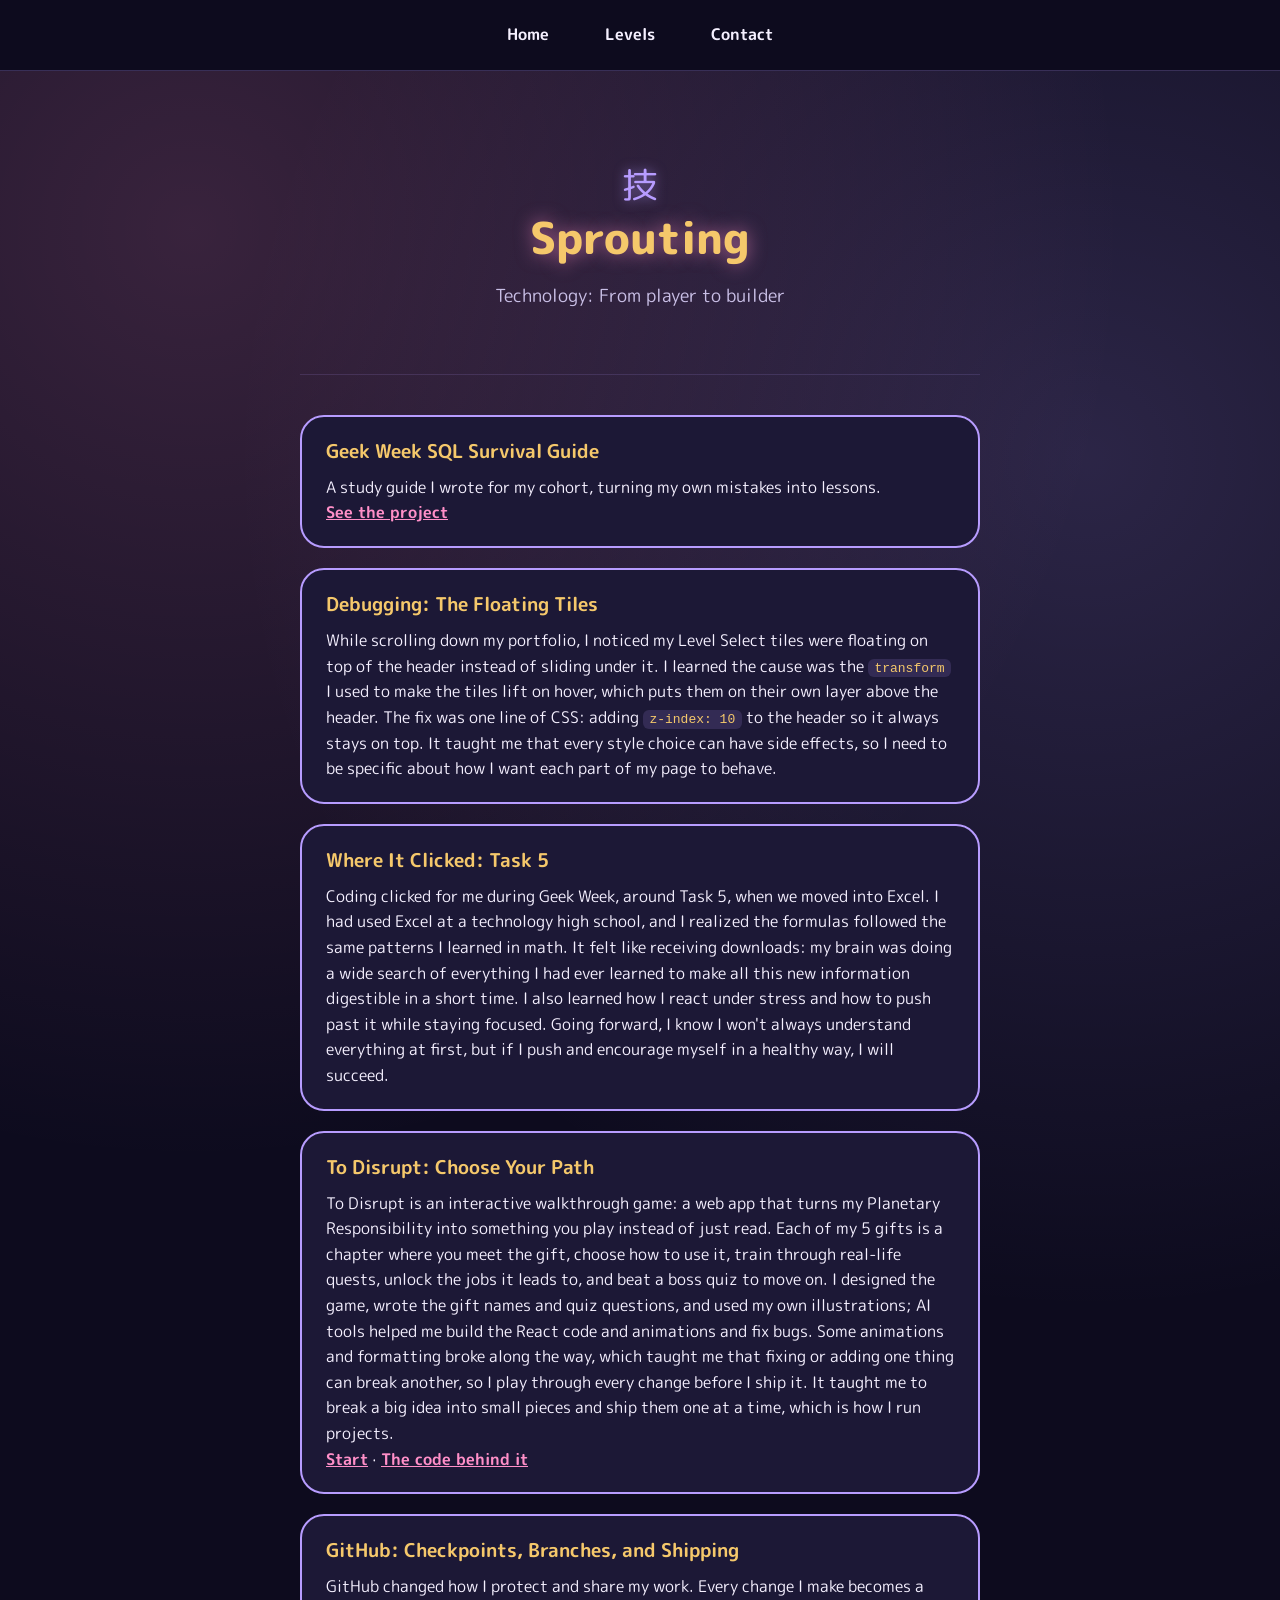
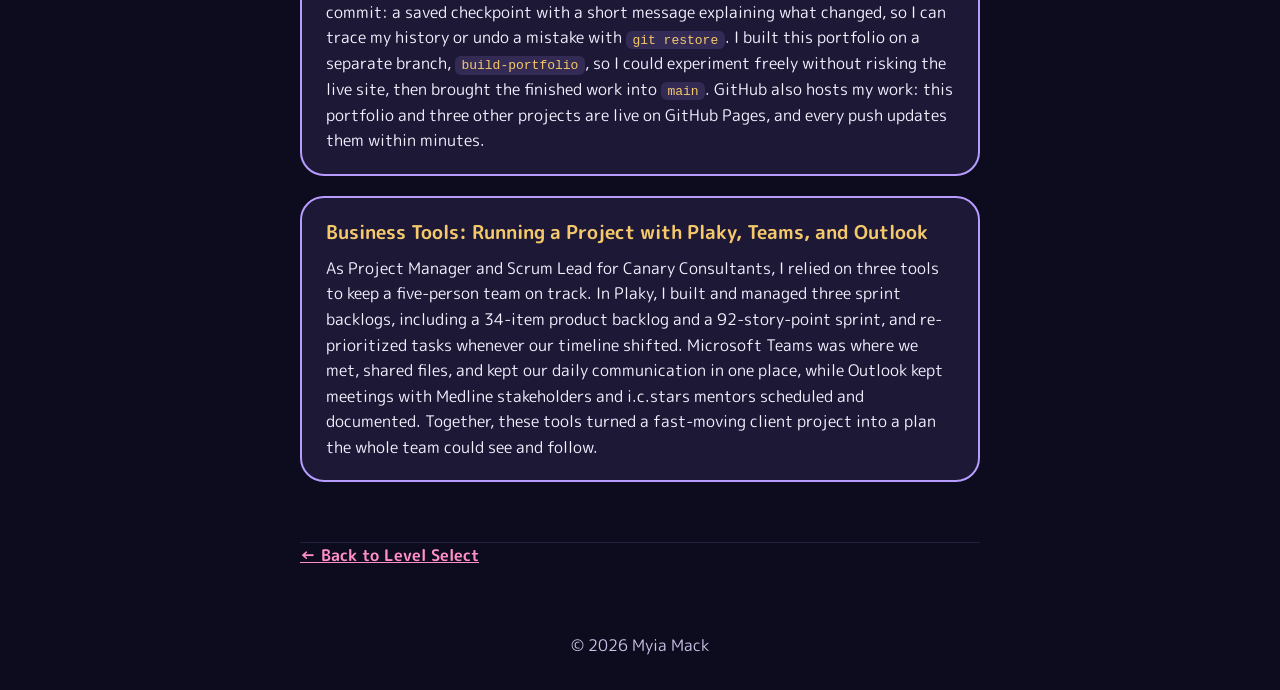
<file: technology.html>
<!DOCTYPE html>
<html lang="en">
<head>
	<meta charset="UTF-8">
	<meta name="viewport" content="width=device-width, initial-scale=1.0">
	<title>Sprouting | Myia Mack</title>
	<link href="https://fonts.googleapis.com/css2?family=M+PLUS+Rounded+1c:wght@400;700;800&display=swap" rel="stylesheet">
	<link rel="stylesheet" href="style.css">
</head>
<body>
	<header>
		<nav aria-label="Main navigation">
			<a href="index.html">Home</a>
			<a href="index.html#levels">Levels</a>
			<a href="index.html#contact">Contact</a>
		</nav>
	</header>

	<main>
		<section id="hero">
			<p class="tile-icon sprouting" aria-hidden="true">技</p>
			<h1>Sprouting</h1>
			<p class="tagline">Technology: From player to builder</p>
		</section>

		<section>
			<article class="project">
                <h3>Geek Week SQL Survival Guide</h3>
                <p>A study guide I wrote for my cohort, turning my own mistakes into lessons.</p>
                <p><a href="geek-week.html">See the project</a></p>
            </article>

            <article class="project">
                <h3>Debugging: The Floating Tiles</h3>
                <p>While scrolling down my portfolio, I noticed my Level Select tiles were floating on top of the header instead of sliding under it. I learned the cause was the <code>transform</code> I used to make the tiles lift on hover, which puts them on their own layer above the header. The fix was one line of CSS: adding <code>z-index: 10</code> to the header so it always stays on top. It taught me that every style choice can have side effects, so I need to be specific about how I want each part of my page to behave.</p>
            </article>

            <article class="project">
                <h3>Where It Clicked: Task 5</h3>
                <p>Coding clicked for me during Geek Week, around Task 5, when we moved into Excel. I had used Excel at a technology high school, and I realized the formulas followed the same patterns I learned in math. It felt like receiving downloads: my brain was doing a wide search of everything I had ever learned to make all this new information digestible in a short time. I also learned how I react under stress and how to push past it while staying focused. Going forward, I know I won't always understand everything at first, but if I push and encourage myself in a healthy way, I will succeed.</p>
            </article>

            <article class="project">
                <h3>To Disrupt: Choose Your Path</h3>
                <p>To Disrupt is an interactive walkthrough game: a web app that turns my Planetary Responsibility into something you play instead of just read. Each of my 5 gifts is a chapter where you meet the gift, choose how to use it, train through real-life quests, unlock the jobs it leads to, and beat a boss quiz to move on. I designed the game, wrote the gift names and quiz questions, and used my own illustrations; AI tools helped me build the React code and animations and fix bugs. Some animations and formatting broke along the way, which taught me that fixing or adding one thing can break another, so I play through every change before I ship it. It taught me to break a big idea into small pieces and ship them one at a time, which is how I run projects.</p>
                <p><a href="https://myiamack.github.io/to_disrupt_demo/">Start</a> &middot; <a href="https://github.com/myiamack/to_disrupt_demo">The code behind it</a></p>
            </article>

            <article class="project">
                <h3>GitHub: Checkpoints, Branches, and Shipping</h3>
                <p>GitHub changed how I protect and share my work. Every change I make becomes a commit: a saved checkpoint with a short message explaining what changed, so I can trace my history or undo a mistake with <code>git restore</code>. I built this portfolio on a separate branch, <code>build-portfolio</code>, so I could experiment freely without risking the live site, then brought the finished work into <code>main</code>. GitHub also hosts my work: this portfolio and three other projects are live on GitHub Pages, and every push updates them within minutes.</p>
            </article>

            <article class="project">
                <h3>Business Tools: Running a Project with Plaky, Teams, and Outlook</h3>
                <p>As Project Manager and Scrum Lead for Canary Consultants, I relied on three tools to keep a five-person team on track. In Plaky, I built and managed three sprint backlogs, including a 34-item product backlog and a 92-story-point sprint, and re-prioritized tasks whenever our timeline shifted. Microsoft Teams was where we met, shared files, and kept our daily communication in one place, while Outlook kept meetings with Medline stakeholders and i.c.stars mentors scheduled and documented. Together, these tools turned a fast-moving client project into a plan the whole team could see and follow.</p>
            </article>
		</section>

		<p class="back-link"><a href="index.html#levels">← Back to Level Select</a></p>
	</main>

	<footer>
		<p>&copy; 2026 Myia Mack</p>
	</footer>
</body>
</html>
</file>
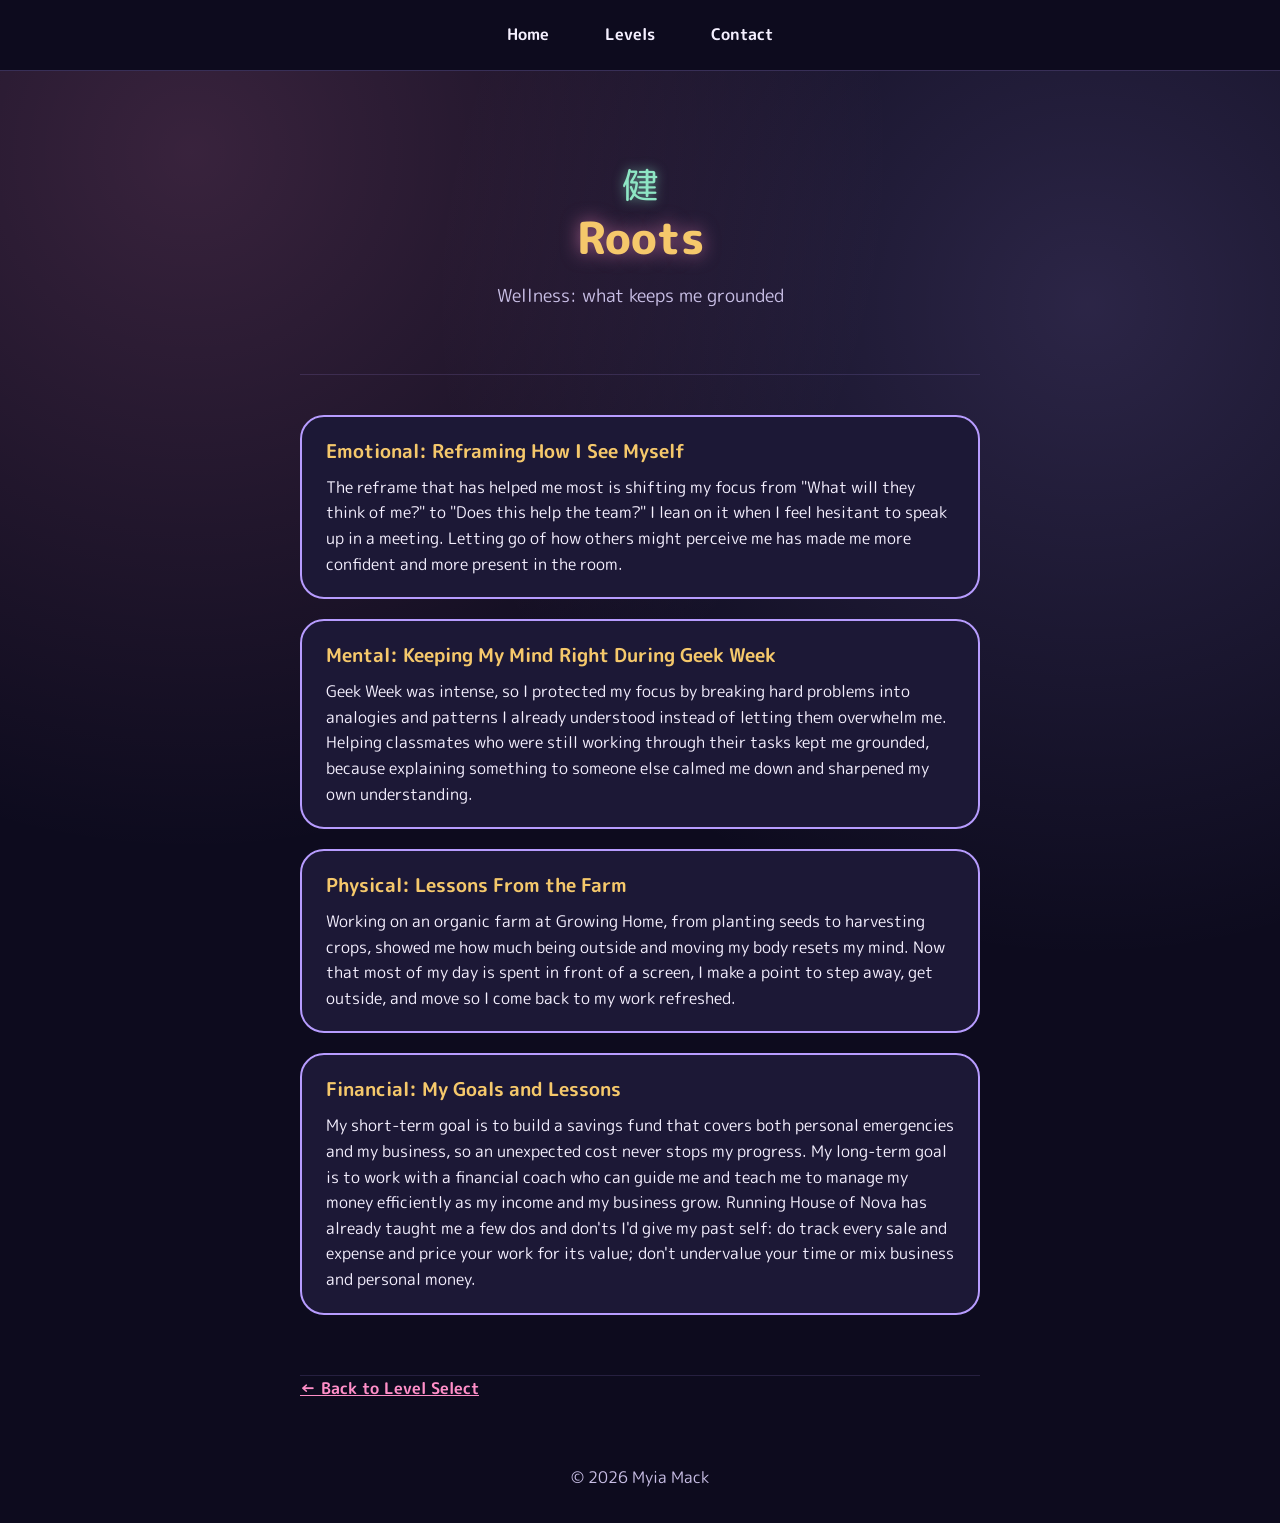
<file: wellness.html>
<!DOCTYPE html>
<html lang="en">
<head>
	<meta charset="UTF-8">
	<meta name="viewport" content="width=device-width, initial-scale=1.0">
	<title>Roots | Myia Mack</title>
	<link href="https://fonts.googleapis.com/css2?family=M+PLUS+Rounded+1c:wght@400;700;800&display=swap" rel="stylesheet">
	<link rel="stylesheet" href="style.css">
</head>
<body>
	<header>
		<nav aria-label="Main navigation">
			<a href="index.html">Home</a>
			<a href="index.html#levels">Levels</a>
			<a href="index.html#contact">Contact</a>
		</nav>
	</header>

	<main>
		<section id="hero">
			<p class="tile-icon roots" aria-hidden="true">健</p>
			<h1>Roots</h1>
			<p class="tagline">Wellness: what keeps me grounded</p>
		</section>

		<section>
			<article class="project">
				<h3>Emotional: Reframing How I See Myself</h3>
				<p>The reframe that has helped me most is shifting my focus from "What will they think of me?" to "Does this help the team?" I lean on it when I feel hesitant to speak up in a meeting. Letting go of how others might perceive me has made me more confident and more present in the room.</p>
			</article>

			<article class="project">
				<h3>Mental: Keeping My Mind Right During Geek Week</h3>
				<p>Geek Week was intense, so I protected my focus by breaking hard problems into analogies and patterns I already understood instead of letting them overwhelm me. Helping classmates who were still working through their tasks kept me grounded, because explaining something to someone else calmed me down and sharpened my own understanding.</p>
			</article>

			<article class="project">
				<h3>Physical: Lessons From the Farm</h3>
				<p>Working on an organic farm at Growing Home, from planting seeds to harvesting crops, showed me how much being outside and moving my body resets my mind. Now that most of my day is spent in front of a screen, I make a point to step away, get outside, and move so I come back to my work refreshed.</p>
			</article>

			<article class="project">
				<h3>Financial: My Goals and Lessons</h3>
				<p>My short-term goal is to build a savings fund that covers both personal emergencies and my business, so an unexpected cost never stops my progress. My long-term goal is to work with a financial coach who can guide me and teach me to manage my money efficiently as my income and my business grow. Running House of Nova has already taught me a few dos and don'ts I'd give my past self: do track every sale and expense and price your work for its value; don't undervalue your time or mix business and personal money.</p>
			</article>
		</section>

		<p class="back-link"><a href="index.html#levels">← Back to Level Select</a></p>
	</main>

	<footer>
		<p>&copy; 2026 Myia Mack</p>
	</footer>
</body>
</html>
</file>
<file: style.css>
:root {
	--bg: #0d0b1e;
	--card: #1c1836;
	--ink: #f5f0ff;
	--accent: #ff8fc8;
	--gold: #f5c86b;
	--purple: #b79cff;
	--muted: #c9bfe6;
	--glow: rgba(255, 143, 200, 0.6);
}
.roots     { --accent: #8ee6c4; --glow: rgba(142, 230, 196, 0.6); }
.sprouting { --accent: #b79cff; --glow: rgba(183, 156, 255, 0.6); }
.branching { --accent: #ff8fc8; --glow: rgba(255, 143, 200, 0.6); }
.bloom     { --accent: #f5c86b; --glow: rgba(245, 200, 107, 0.6); }
.harvest   { --accent: #ffb38a; --glow: rgba(255, 179, 138, 0.6); }


* {
	box-sizing: border-box;
	margin: 0;
	padding: 0;
}

body {
	font-family: 'M PLUS Rounded 1c', system-ui, sans-serif;
	color: var(--ink);
	line-height: 1.6;
	background:
		radial-gradient(circle at 15% 10%, rgba(255, 143, 200, 0.18), transparent 40%),
		radial-gradient(circle at 85% 20%, rgba(183, 156, 255, 0.18), transparent 40%),
		var(--bg);
	min-height: 100vh;
}

header {
	position: sticky;
	top: 0;
	z-index: 10;
	background: var(--bg);
	border-bottom: 1px solid rgba(183, 156, 255, 0.25);
}

nav {
	display: flex;
	gap: 1.5rem;
	justify-content: center;
	padding: 1rem;
}

nav a {
	text-decoration: none;
	color: var(--ink);
	font-weight: 700;
	padding: 0.4rem 1rem;
	border-radius: 999px;
	transition: background 0.2s, color 0.2s;
}

nav a:hover {
	background: var(--accent);
	color: var(--bg);
}

main {
	max-width: 720px;
	margin: 0 auto;
	padding: 2rem 1.25rem;
}
main a {
	color: var(--accent);
	font-weight: 700;
}

section {
	padding: 2.5rem 0;
	border-bottom: 1px solid rgba(183, 156, 255, 0.15);
}

#hero {
	text-align: center;
	padding: 4rem 0;
}

h1 {
	font-size: 2.75rem;
	font-weight: 800;
	color: var(--gold);
	text-shadow: 0 0 18px rgba(255, 143, 200, 0.6);
}

.tagline {
	color: var(--muted);
	font-size: 1.1rem;
	margin-top: 0.5rem;
}

h2 {
	margin-bottom: 1rem;
	color: var(--accent);
	text-align: center;
}

.project {
	background: var(--card);
	padding: 1.25rem 1.5rem;
	border: 2px solid var(--purple);
	border-radius: 24px;
	margin-bottom: 1.25rem;
	transition: transform 0.2s, box-shadow 0.2s, border-color 0.2s;
}

.project:hover {
	transform: translateY(-4px);
	box-shadow: 0 0 20px rgba(255, 143, 200, 0.45);
	border-color: var(--accent);
}

.project h3 {
	color: var(--gold);
	margin-bottom: 0.5rem;
}

.profile-pic {
	display: block;
	width: 180px;
	height: 180px;
	object-fit: cover;
	border-radius: 50%;
	border: 4px solid var(--gold);
	box-shadow: 0 0 24px rgba(255, 143, 200, 0.6);
	margin: 0 auto 1.5rem;
}

#about p {
	margin-bottom: 1rem;
}

.level-grid {
	display: grid;
	grid-template-columns: repeat(auto-fit, minmax(160px, 1fr));
	gap: 1rem;
}

.level-tile {
	display: flex;
	align-items: center;
	justify-content: center;
	min-height: 140px;
	background: var(--card);
	border: 2px solid var(--purple);
	border-radius: 24px;
	color: var(--gold);
	font-size: 1.2rem;
	font-weight: 800;
	text-decoration: none;
	transition: transform 0.2s, box-shadow 0.2s, border-color 0.2s;
	flex-direction: column;
	gap: 0.25rem;
	padding: 1.25rem;
	text-align: center;
}

.level-tile:hover,
.level-tile:focus-visible {
	transform: translateY(-4px) scale(1.03);
	box-shadow: 0 0 20px var(--glow);
	border-color: var(--accent);
}

.tile-icon {
	font-size: 2.25rem;
	line-height: 1;
	color: var(--accent);
	text-shadow: 0 0 12px var(--glow);
}

.tile-sub {
	font-size: 0.85rem;
	font-weight: 400;
	color: var(--muted);
}

footer {
	text-align: center;
	padding: 2rem;
	color: var(--muted);
}

code {
	background: rgba(183, 156, 255, 0.15);
	color: var(--gold);
	padding: 0.1rem 0.4rem;
	border-radius: 6px;
}

/* Featured live demo */
.featured-card {
	display: grid;
	grid-template-columns: 1fr;
	gap: 1.25rem;
	background: var(--card);
	padding: 1.25rem;
	border: 3px solid var(--gold);
	border-radius: 24px;
	box-shadow: 0 0 28px rgba(245, 200, 107, 0.35);
}

.featured-img img {
	display: block;
	width: 100%;
	height: auto;
	border-radius: 16px;
}

.featured-text h3 {
	color: var(--gold);
	margin-bottom: 0.5rem;
}

.featured-buttons {
	display: flex;
	flex-wrap: wrap;
	align-items: center;
	gap: 1rem;
	margin-top: 1rem;
}

.btn-play {
	background: var(--gold);
	color: var(--bg);
	font-weight: 800;
	padding: 0.6rem 1.4rem;
	border-radius: 999px;
	text-decoration: none;
}

.btn-play:hover,
.btn-play:focus-visible {
	box-shadow: 0 0 20px rgba(245, 200, 107, 0.7);
}

@media (min-width: 760px) {
	.featured-card {
		grid-template-columns: 3fr 2fr;
		align-items: center;
	}
}

/* Featured demo: centered text */
.featured-text {
	text-align: center;
}

.featured-buttons {
	justify-content: center;
}

/* About Me + Featured demo side by side (stacks on phones) */
.split h2 {
	text-align: center;
}

@media (min-width: 900px) {
	.split {
		width: min(1100px, 94vw);
		position: relative;
		left: 50%;
		transform: translateX(-50%);
		display: grid;
		grid-template-columns: 1fr 1fr;
		gap: 2rem;
		align-items: start;
	}

	.split .featured-card {
		grid-template-columns: 1fr;
	}
}

/* Photos inside a card */
.card-photos {
	display: grid;
	grid-template-columns: repeat(auto-fit, minmax(240px, 1fr));
	gap: 1rem;
	margin-top: 1rem;
}

.card-photos figure {
	margin: 0;
}

.card-photos img {
	display: block;
	width: 100%;
	height: auto;
	border-radius: 16px;
	border: 2px solid var(--purple);
}

.card-photos figcaption {
	margin-top: 0.4rem;
	text-align: center;
	color: var(--muted);
	font-size: 0.9rem;
}

/* Dream Speech page */
.speech p {
	margin-bottom: 1rem;
	line-height: 1.7;
}
</file>
